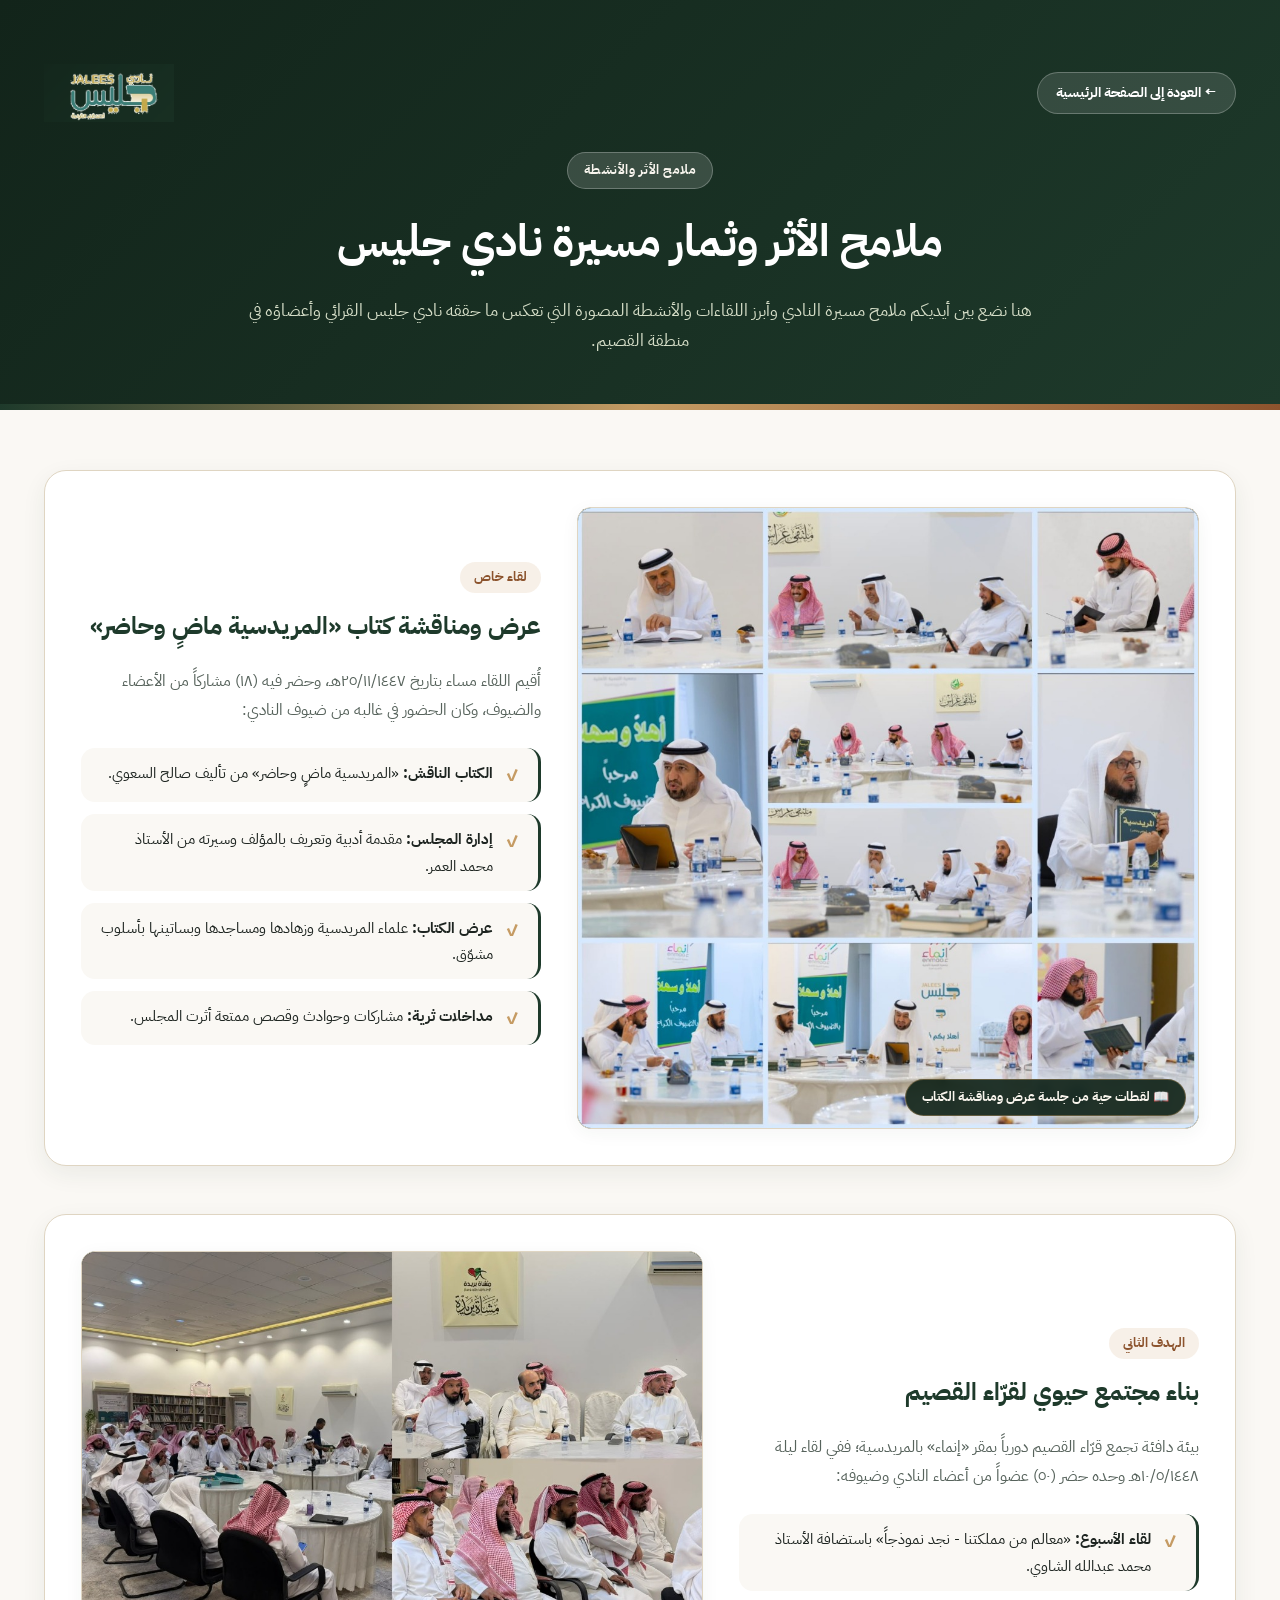
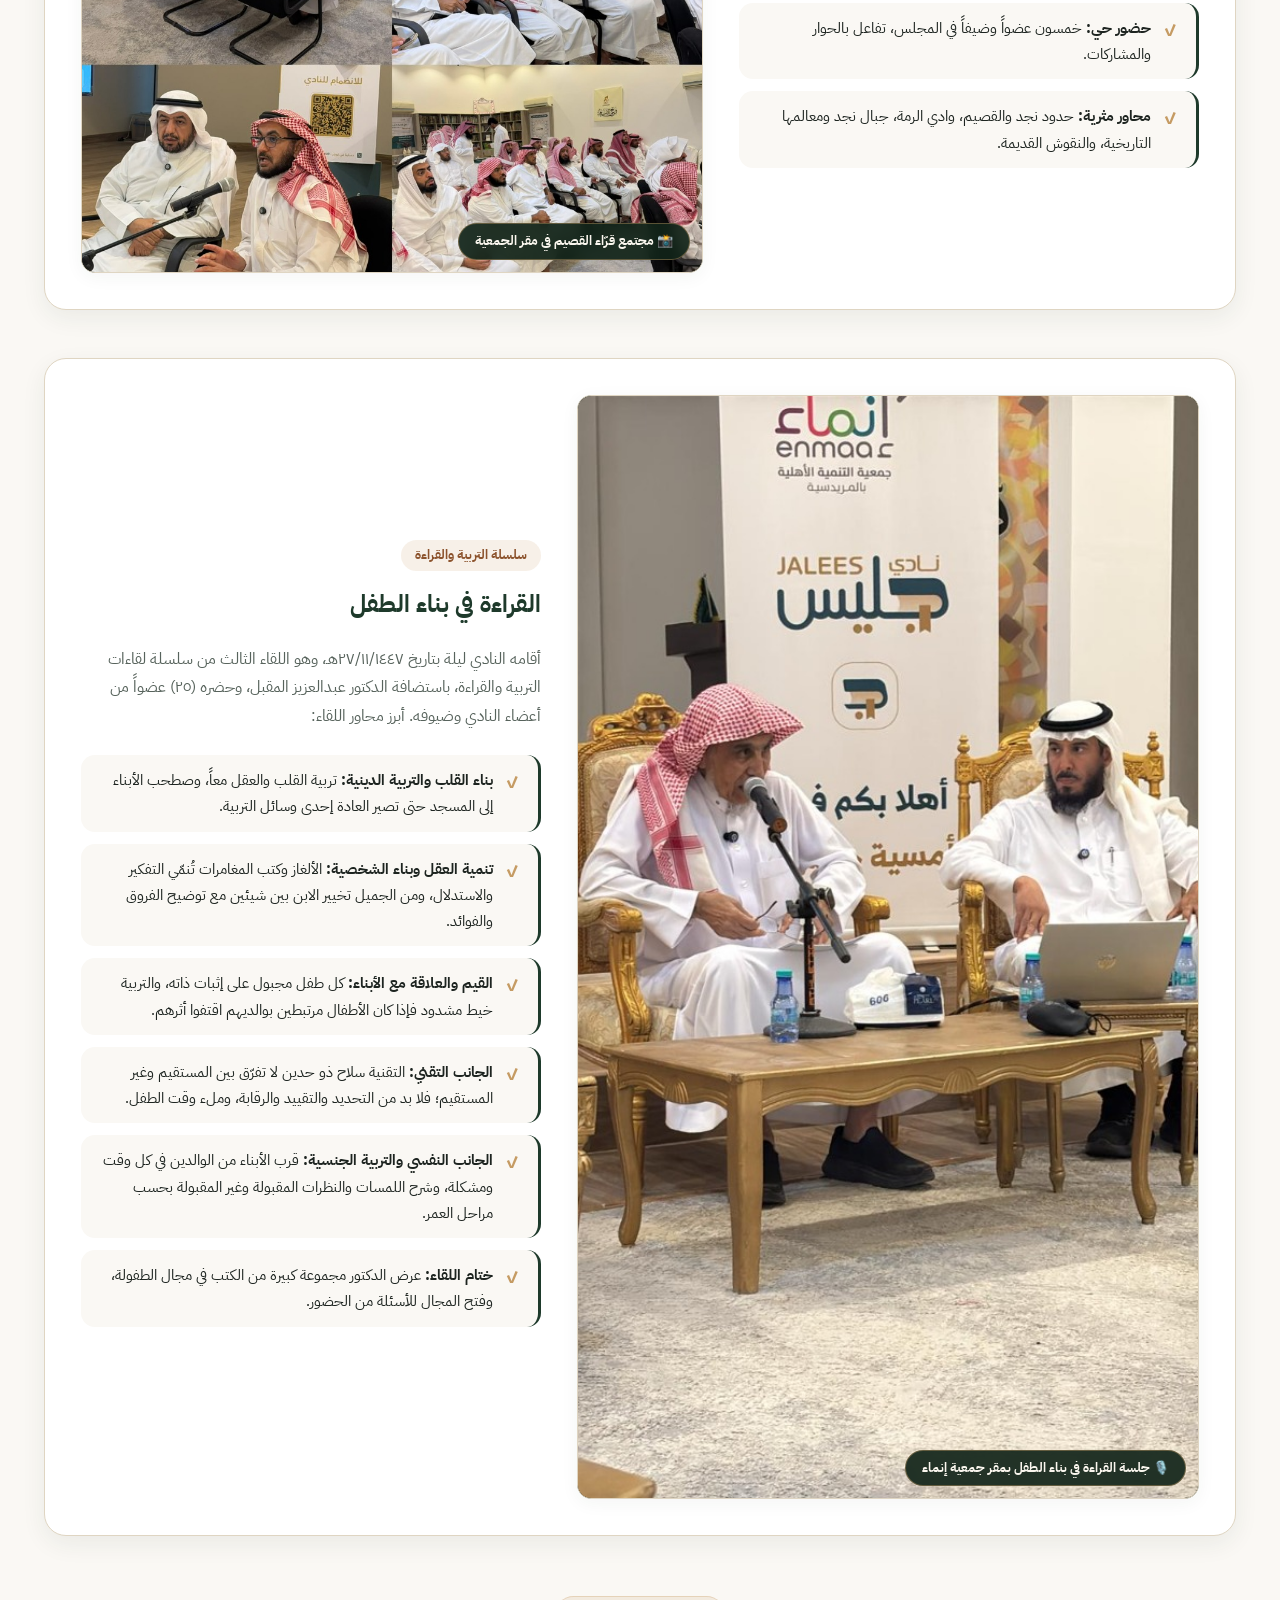
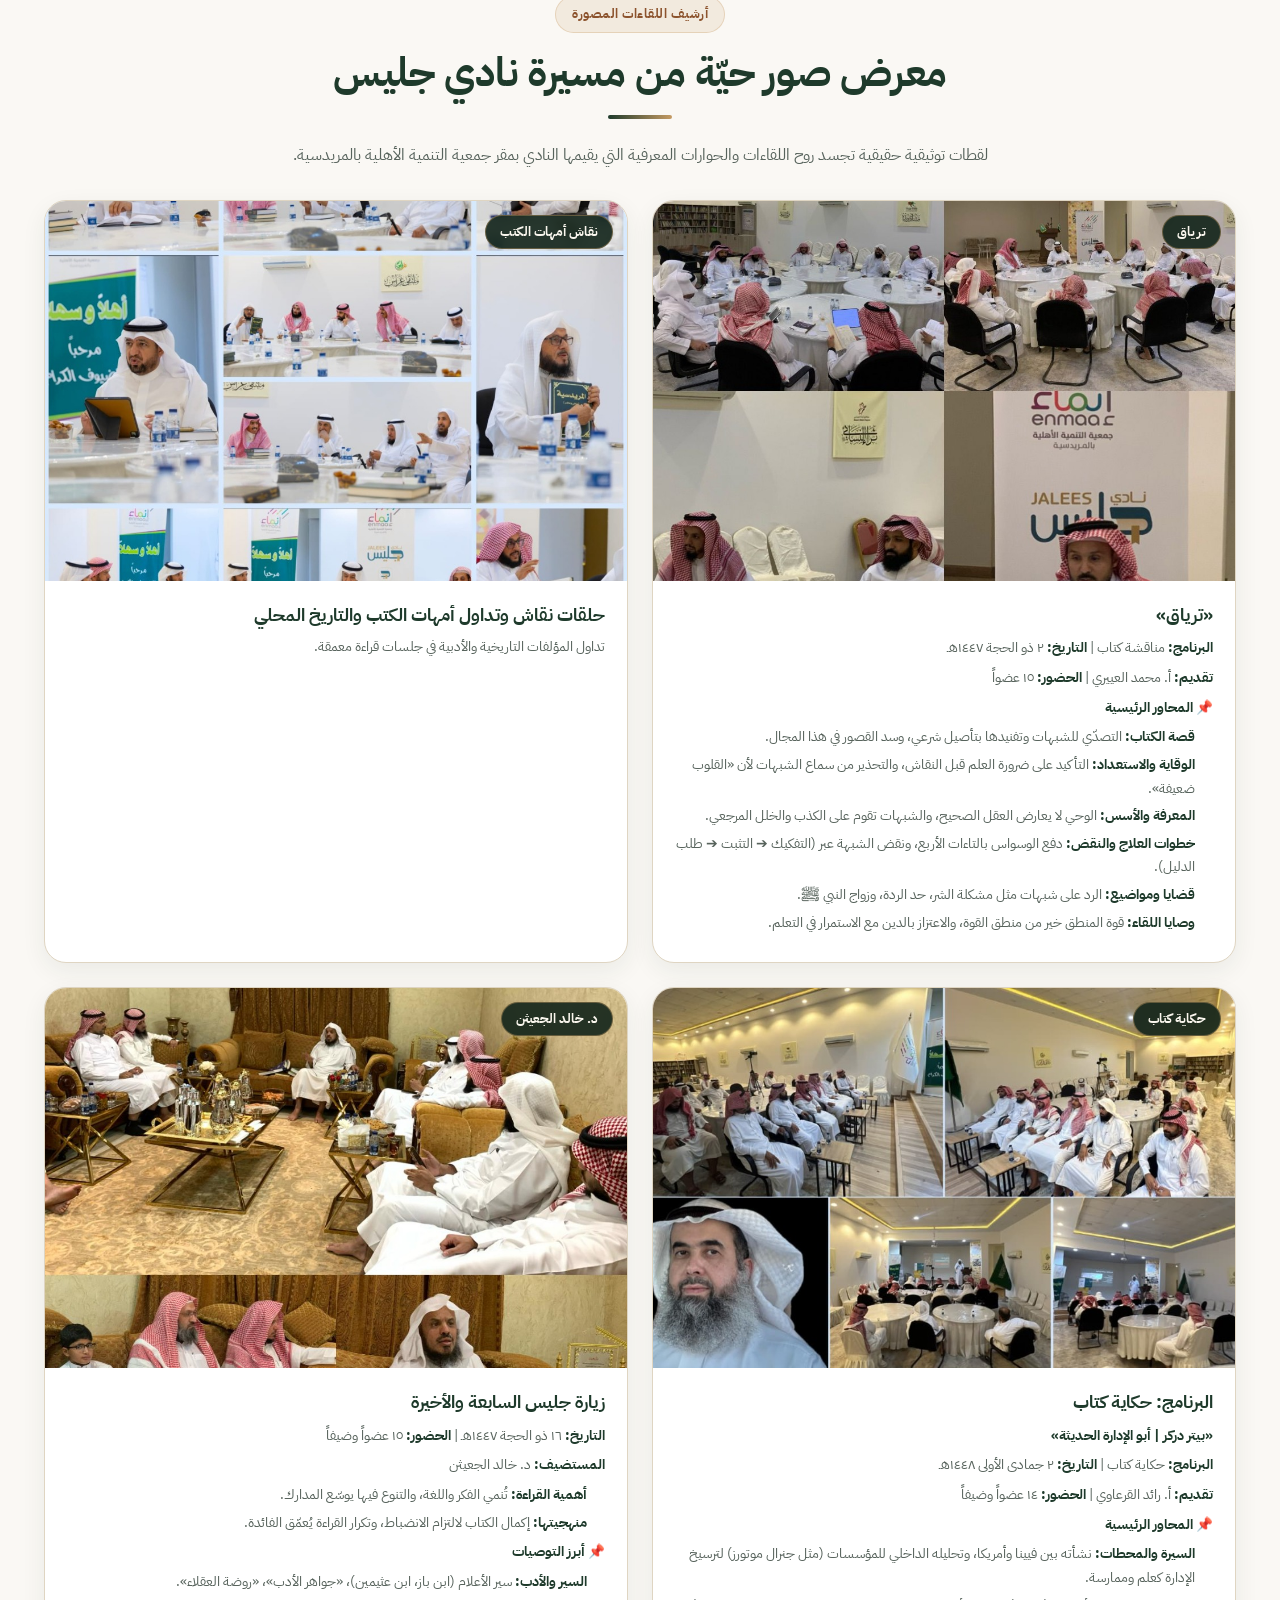
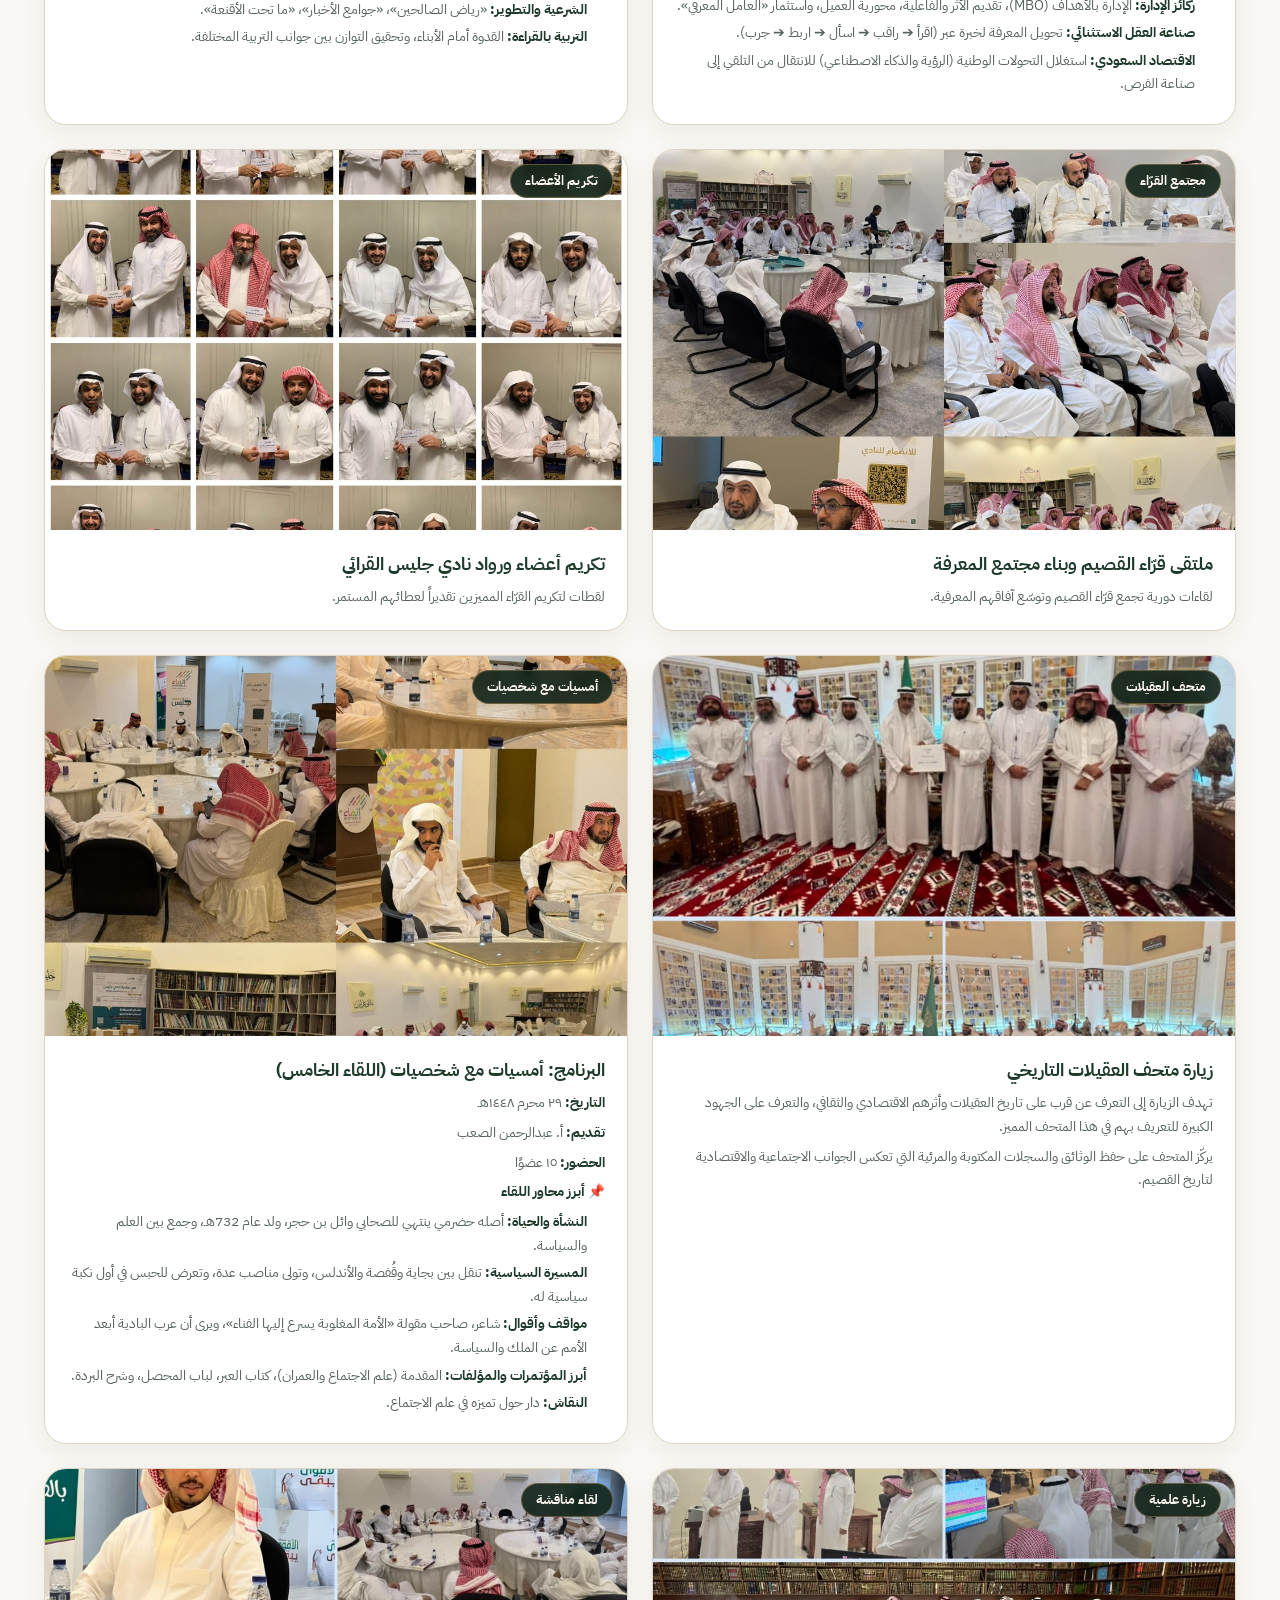
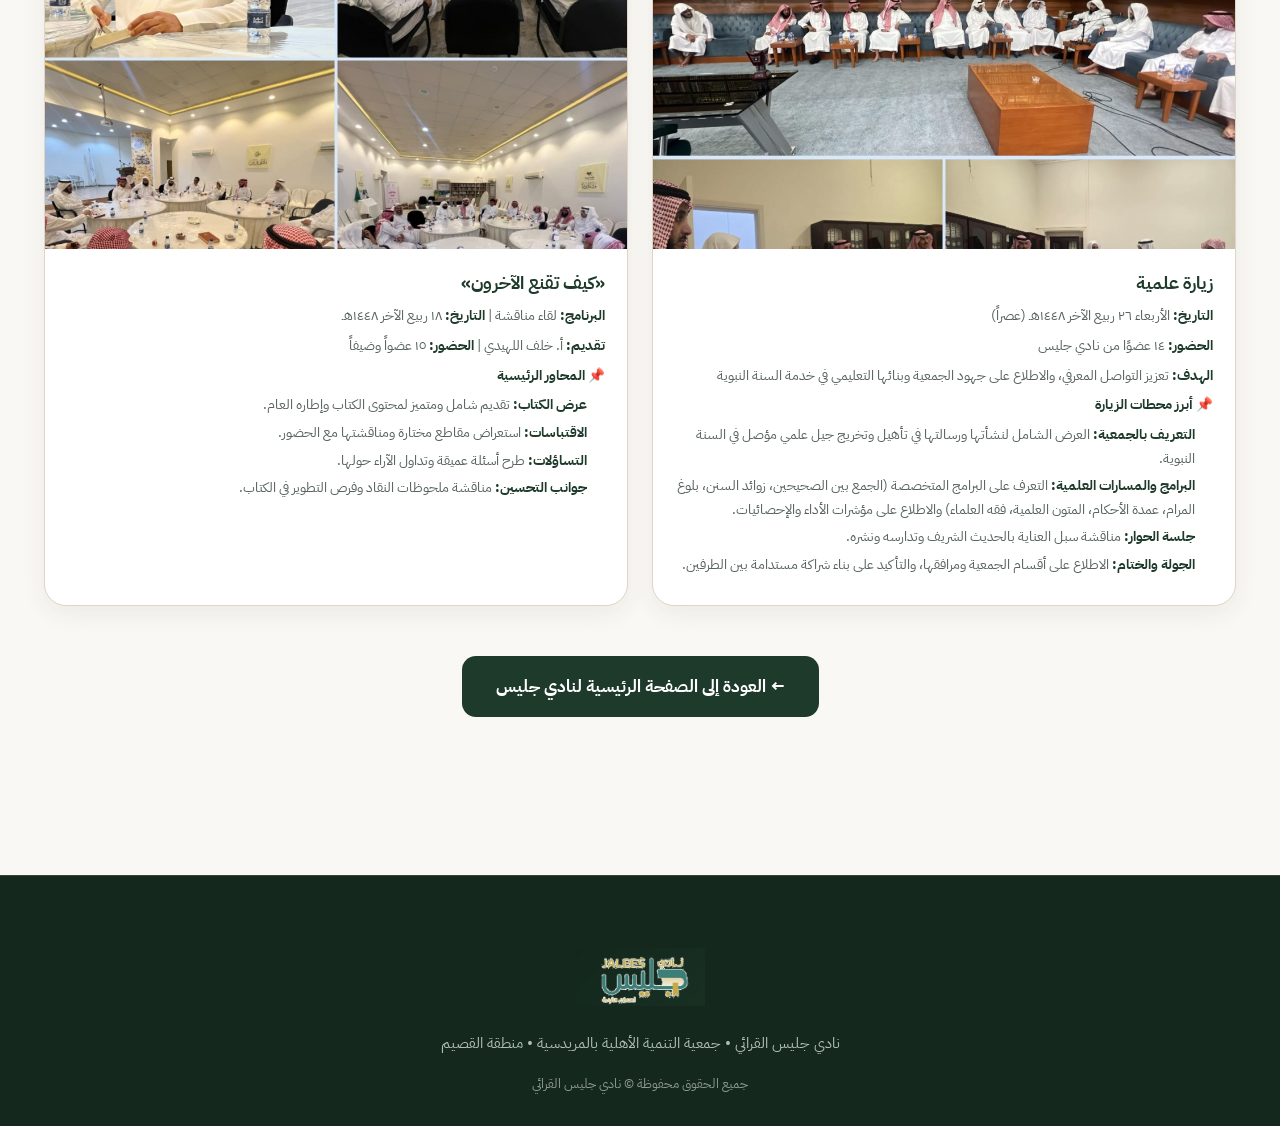
<file: proofs.html>
<!DOCTYPE html>
<html lang="ar" dir="rtl">
<head>
  <meta charset="UTF-8">
  <meta name="viewport" content="width=device-width, initial-scale=1.0">
  <title>ملامح الأثر وثمار مسيرة نادي جليس القرائي | القصيم</title>
  
  <meta name="description" content="صفحة ملامح الأثر وثمار نادي جليس القرائي في منطقة القصيم: إنجازات القراءة، الصور الميدانية، وجلسات الحوار والاستضافات الثقافية.">
  <meta name="theme-color" content="#1E3A2B">

  <!-- Open Graph / معاينة المشاركة (واتساب) -->
  <meta property="og:title" content="ملامح الأثر وثمار مسيرة نادي جليس القرائي">
  <meta property="og:description" content="إنجازات القراءة، الصور الميدانية، وجلسات الحوار والاستضافات الثقافية لنادي جليس القرائي في القصيم.">
  <meta property="og:type" content="website">
  <meta property="og:locale" content="ar_SA">
  <meta property="og:site_name" content="نادي جليس القرائي">
  <meta property="og:url" content="https://jalees1.vercel.app/proofs.html">
  <meta property="og:image" content="https://jalees1.vercel.app/assets/images/og-link-hq.jpg">
  <meta property="og:image:type" content="image/jpeg">
  <meta property="og:image:width" content="1600">
  <meta property="og:image:height" content="845">
  <meta property="og:image:alt" content="شعار نادي جليس القرائي">

  <!-- Twitter / X: بطاقة مربعة -->
  <meta name="twitter:card" content="summary_large_image">
  <meta name="twitter:title" content="ملامح الأثر وثمار مسيرة نادي جليس القرائي">
  <meta name="twitter:description" content="إنجازات القراءة، الصور الميدانية، وجلسات الحوار والاستضافات الثقافية لنادي جليس القرائي في القصيم.">
  <meta name="twitter:image" content="https://jalees1.vercel.app/assets/images/og-link-hq.jpg">
  <meta name="twitter:image:alt" content="شعار نادي جليس القرائي">
  
  <!-- Favicon -->
  <link rel="icon" type="image/png" href="assets/images/logo-icon.png">

  <!-- Google Fonts -->
  <link rel="preconnect" href="https://fonts.googleapis.com">
  <link rel="preconnect" href="https://fonts.gstatic.com" crossorigin>
  <link href="https://fonts.googleapis.com/css2?family=IBM+Plex+Sans+Arabic:wght@300;400;500;600;700;800&family=Tajawal:wght@400;500;700;800&display=swap" rel="stylesheet">

  <!-- Main Stylesheet -->
  <link rel="stylesheet" href="style.css">

  <style>
    /* تنسيقات مخصصة لصفحة الشواهد والإثباتات */
    .proof-page-header {
      background: linear-gradient(135deg, var(--color-primary-dark) 0%, var(--color-primary) 100%);
      color: #FFFFFF;
      padding: 64px 0 54px;
      text-align: center;
      position: relative;
    }

    .proof-page-header::after {
      content: "";
      position: absolute;
      bottom: 0;
      left: 0;
      right: 0;
      height: 6px;
      background: linear-gradient(90deg, var(--color-primary), var(--color-gold), var(--color-wood));
    }

    .back-nav-bar {
      display: flex;
      align-items: center;
      justify-content: space-between;
      margin-bottom: 30px;
    }

    .btn-back-home {
      display: inline-flex;
      align-items: center;
      gap: 8px;
      background-color: rgba(255, 255, 255, 0.12);
      color: #FFFFFF;
      padding: 8px 18px;
      border-radius: var(--radius-full);
      font-size: 14px;
      font-weight: 700;
      border: 1px solid rgba(255, 255, 255, 0.25);
      transition: var(--transition-fast);
    }

    .btn-back-home:hover {
      background-color: var(--color-gold);
      color: var(--color-primary-dark);
      border-color: var(--color-gold);
    }

    .proof-page-title {
      font-size: clamp(28px, 4vw, 44px);
      font-weight: 800;
      color: #FFFFFF;
      margin-bottom: 16px;
    }

    .proof-page-lead {
      font-size: clamp(16px, 1.3vw, 19px);
      color: #D6DEC8;
      max-width: 800px;
      margin-inline: auto;
      line-height: 1.8;
    }

    .proof-section-card {
      background-color: var(--color-surface);
      border: 1.5px solid var(--color-secondary-border);
      border-radius: var(--radius-lg);
      overflow: hidden;
      box-shadow: var(--shadow-card);
      margin-bottom: 48px;
      transition: var(--transition-normal);
      opacity: 1 !important;
      visibility: visible !important;
      transform: none !important;
    }

    .impact-gallery-section,
    .gallery-card {
      opacity: 1 !important;
      visibility: visible !important;
      transform: none !important;
    }

    .proof-section-card:hover {
      border-color: var(--color-gold);
      box-shadow: var(--shadow-elevated);
    }

    .proof-section-body {
      display: grid;
      grid-template-columns: 1.15fr 0.85fr;
      gap: 36px;
      padding: 36px;
      align-items: center;
    }

    .proof-section-body.reverse {
      grid-template-columns: 0.85fr 1.15fr;
    }

    .proof-media-wrap {
      position: relative;
      border-radius: var(--radius-md);
      overflow: hidden;
      box-shadow: var(--shadow-subtle);
      border: 1px solid var(--color-secondary-border);
      background-color: var(--color-primary-dark);
    }

    .proof-media-wrap img {
      width: 100%;
      height: auto;
      display: block;
      transition: transform var(--transition-slow);
    }

    .proof-section-card:hover .proof-media-wrap img {
      transform: scale(1.02);
    }

    .proof-media-tag {
      position: absolute;
      bottom: 12px;
      right: 12px;
      background-color: rgba(18, 36, 26, 0.92);
      color: #FAF6EE;
      padding: 6px 16px;
      border-radius: var(--radius-full);
      font-size: 13px;
      font-weight: 700;
      border: 1px solid rgba(197, 155, 99, 0.4);
      backdrop-filter: blur(6px);
    }

    .proof-content-header {
      margin-bottom: 20px;
    }

    .proof-content-badge {
      display: inline-block;
      padding: 4px 14px;
      border-radius: var(--radius-full);
      background-color: rgba(197, 155, 99, 0.15);
      color: var(--color-wood);
      font-size: 13px;
      font-weight: 700;
      margin-bottom: 12px;
    }

    .proof-content-title {
      font-size: 24px;
      font-weight: 800;
      color: var(--color-primary);
      margin-bottom: 12px;
    }

    .proof-content-desc {
      font-size: 16px;
      color: var(--color-text-muted);
      line-height: 1.8;
      margin-bottom: 24px;
    }

    .proof-fact-list {
      display: flex;
      flex-direction: column;
      gap: 12px;
      margin-bottom: 28px;
    }

    .proof-fact-item {
      display: flex;
      align-items: flex-start;
      gap: 12px;
      font-size: 15px;
      color: var(--color-text-main);
      background-color: var(--color-surface-soft);
      padding: 12px 18px;
      border-radius: var(--radius-md);
      border-right: 3px solid var(--color-primary);
    }

    .proof-fact-icon {
      color: var(--color-gold);
      font-weight: 800;
      font-size: 16px;
      margin-top: 2px;
    }

    /* معرض صور الأثر التوثيقية */
    .impact-gallery-section {
      margin-top: 60px;
      margin-bottom: 50px;
    }

    .gallery-grid {
      display: grid;
      grid-template-columns: repeat(2, 1fr);
      gap: 24px;
      margin-top: 30px;
    }

    .proof-header-logo {
      height: 58px;
      width: auto;
      display: block;
    }

    @media (max-width: 768px) {
      .gallery-grid {
        grid-template-columns: 1fr;
        gap: 14px;
        margin-top: 16px;
      }

      .proof-page-header {
        padding: 22px 0 28px;
      }

      .back-nav-bar {
        flex-direction: column-reverse;
        align-items: center;
        gap: 10px;
        margin-bottom: 16px;
      }

      .proof-header-logo {
        height: 52px;
      }

      .proof-page-title {
        font-size: 22px;
        margin-bottom: 10px;
      }

      .proof-page-lead {
        font-size: 14px;
        line-height: 1.65;
      }

      .proof-section-card {
        margin-bottom: 20px;
      }

      .proof-content-header {
        margin-bottom: 10px;
      }

      .proof-content-title {
        font-size: 17px;
        margin-bottom: 8px;
      }

      .proof-content-desc {
        font-size: 13px;
        line-height: 1.6;
        margin-bottom: 12px;
      }

      .proof-fact-list {
        gap: 6px;
        margin-bottom: 12px;
      }

      .proof-fact-item {
        padding: 7px 10px;
        font-size: 12px;
        gap: 8px;
        line-height: 1.45;
      }

      .proof-fact-icon {
        font-size: 12px;
        margin-top: 1px;
      }

      .gallery-img-wrap img {
        height: 200px;
      }

      .gallery-caption {
        padding: 12px 14px 14px;
        gap: 4px;
      }

      .gallery-title {
        font-size: 15px;
      }

      .gallery-desc {
        font-size: 12.5px;
        line-height: 1.5;
      }

      .proof-media-tag,
      .gallery-badge {
        font-size: 11px;
        padding: 4px 10px;
      }

      .impact-gallery-section {
        margin-top: 28px;
        margin-bottom: 24px;
      }
    }

    .gallery-card {
      background: var(--color-surface);
      border: 1px solid var(--color-secondary-border);
      border-radius: var(--radius-lg);
      overflow: hidden;
      box-shadow: var(--shadow-card);
      transition: var(--transition-normal);
      display: flex;
      flex-direction: column;
    }

    .gallery-card:hover {
      transform: translateY(-4px);
      box-shadow: var(--shadow-elevated);
      border-color: var(--color-gold);
    }

    .gallery-img-wrap {
      position: relative;
      overflow: hidden;
      background: #1E3A2B;
    }

    .gallery-img-wrap img {
      width: 100%;
      height: 380px;
      object-fit: cover;
      display: block;
      transition: transform 0.5s ease;
    }

    .gallery-card:hover .gallery-img-wrap img {
      transform: scale(1.03);
    }

    .gallery-badge {
      position: absolute;
      top: 14px;
      right: 14px;
      background: rgba(18, 36, 26, 0.9);
      color: #FAF6EE;
      padding: 5px 14px;
      border-radius: var(--radius-full);
      font-size: 12.5px;
      font-weight: 700;
      border: 1px solid rgba(197, 155, 99, 0.4);
      backdrop-filter: blur(6px);
    }

    .gallery-caption {
      padding: 18px 22px 22px;
      display: flex;
      flex-direction: column;
      gap: 6px;
    }

    .gallery-title {
      font-size: 18px;
      font-weight: 800;
      color: var(--color-primary);
    }

    .gallery-desc {
      font-size: 14px;
      color: var(--color-text-muted);
      line-height: 1.6;
    }

    /* تفاصيل موسعة داخل كروت المعرض (حكاية كتاب، الزيارات العلمية) */
    .gallery-details {
      font-size: 13.5px;
      color: var(--color-text-muted);
      line-height: 1.75;
    }
    .gallery-details p { margin: 0 0 6px; }
    .gallery-details ul { margin: 0 0 6px; padding-right: 18px; }
    .gallery-details li { margin-bottom: 4px; }
    .gallery-details ul ul { margin: 4px 0 4px; }
    .gallery-details strong { color: var(--color-primary); font-weight: 700; }

    @media (max-width: 992px) {
      .proof-section-body,
      .proof-section-body.reverse {
        grid-template-columns: 1fr;
        padding: 24px;
        gap: 24px;
      }
    }

    @media (max-width: 768px) {
      .proof-section-body,
      .proof-section-body.reverse {
        padding: 14px;
        gap: 14px;
      }
    }
  </style>
</head>
<body>

  <!-- شريط الترويسة لصفحة الشواهد -->
  <header class="proof-page-header">
    <div class="container">
      
      <div class="back-nav-bar">
        <a href="index.html" class="btn-back-home">
          <span>← العودة إلى الصفحة الرئيسية</span>
        </a>
        <a href="index.html" class="site-logo">
          <img src="assets/images/logo-on-dark.png" alt="نادي جليس القرائي" class="proof-header-logo">
        </a>
      </div>

      <span class="section-badge badge-light">ملامح الأثر والأنشطة</span>
      <h1 class="proof-page-title">ملامح الأثر وثمار مسيرة نادي جليس</h1>
      <p class="proof-page-lead">
        هنا نضع بين أيديكم ملامح مسيرة النادي وأبرز اللقاءات والأنشطة المصورة التي تعكس ما حققه نادي جليس القرائي وأعضاؤه في منطقة القصيم.
      </p>

    </div>
  </header>

  <main class="section" style="padding-top: 60px;">
    <div class="container">

      <!-- ==============================================
           1. ملامح تعزيز ثقافة القراءة
           ============================================== -->
      <section class="proof-section-card" id="reading">
        <div class="proof-section-body">
          
          <div class="proof-media-wrap">
            <img src="assets/images/impact-books-discussion.jpg" alt="جلسة عرض ومناقشة كتاب المريدسية ماض وحاضر في نادي جليس" width="700" height="700">
            <span class="proof-media-tag">📖 لقطات حية من جلسة عرض ومناقشة الكتاب</span>
          </div>

          <div class="proof-content">
            <div class="proof-content-header">
              <span class="proof-content-badge">لقاء خاص</span>
              <h2 class="proof-content-title">عرض ومناقشة كتاب «المريدسية ماضٍ وحاضر»</h2>
            </div>
            
            <p class="proof-content-desc">
              أُقيم اللقاء مساء بتاريخ ٢٥/١١/١٤٤٧هـ، وحضر فيه (١٨) مشاركاً من الأعضاء والضيوف، وكان الحضور في غالبه من ضيوف النادي:
            </p>

            <div class="proof-fact-list">
              <div class="proof-fact-item">
                <span class="proof-fact-icon">✓</span>
                <div><strong>الكتاب الناقش:</strong> «المريدسية ماضٍ وحاضر» من تأليف صالح السعوي.</div>
              </div>
              <div class="proof-fact-item">
                <span class="proof-fact-icon">✓</span>
                <div><strong>إدارة المجلس:</strong> مقدمة أدبية وتعريف بالمؤلف وسيرته من الأستاذ محمد العمر.</div>
              </div>
              <div class="proof-fact-item">
                <span class="proof-fact-icon">✓</span>
                <div><strong>عرض الكتاب:</strong> علماء المريدسية وزهادها ومساجدها وبساتينها بأسلوب مشوّق.</div>
              </div>
              <div class="proof-fact-item">
                <span class="proof-fact-icon">✓</span>
                <div><strong>مداخلات ثرية:</strong> مشاركات وحوادث وقصص ممتعة أثرت المجلس.</div>
              </div>
            </div>
          </div>

        </div>
      </section>


      <!-- ==============================================
           2. شاهد بناء مجتمع من القرّاء
           ============================================== -->
      <section class="proof-section-card" id="community">
        <div class="proof-section-body reverse">
          
          <div class="proof-content">
            <div class="proof-content-header">
              <span class="proof-content-badge">الهدف الثاني</span>
              <h2 class="proof-content-title">بناء مجتمع حيوي لقرّاء القصيم</h2>
            </div>
            
            <p class="proof-content-desc">
              بيئة دافئة تجمع قرّاء القصيم دورياً بمقر «إنماء» بالمريدسية؛ ففي لقاء ليلة ١٠/٥/١٤٤٨هـ وحده حضر (٥٠) عضواً من أعضاء النادي وضيوفه:
            </p>

            <div class="proof-fact-list">
              <div class="proof-fact-item">
                <span class="proof-fact-icon">✓</span>
                <div><strong>لقاء الأسبوع:</strong> «معالم من مملكتنا - نجد نموذجاً» باستضافة الأستاذ محمد عبدالله الشاوي.</div>
              </div>
              <div class="proof-fact-item">
                <span class="proof-fact-icon">✓</span>
                <div><strong>حضور حي:</strong> خمسون عضواً وضيفاً في المجلس، تفاعل بالحوار والمشاركات.</div>
              </div>
              <div class="proof-fact-item">
                <span class="proof-fact-icon">✓</span>
                <div><strong>محاور مثرية:</strong> حدود نجد والقصيم، وادي الرمة، جبال نجد ومعالمها التاريخية، والنقوش القديمة.</div>
              </div>
            </div>
          </div>

          <div class="proof-media-wrap">
            <img src="assets/images/impact-members-collage.jpg" alt="مجلس قراء نادي جليس" width="700" height="700">
            <span class="proof-media-tag">📸 مجتمع قرّاء القصيم في مقر الجمعية</span>
          </div>

        </div>
      </section>


      <!-- ==============================================
           3. ملامح استضافة المهتمين بالثقافة والتاريخ
           ============================================== -->
      <section class="proof-section-card" id="history">
        <div class="proof-section-body">
          
          <div class="proof-media-wrap">
            <img src="assets/images/impact-banner-speakers.jpg" alt="لقاء القراءة في بناء الطفل مع د. عبدالعزيز المقبل في نادي جليس" width="700" height="700">
            <span class="proof-media-tag">🎙️ جلسة القراءة في بناء الطفل بمقر جمعية إنماء</span>
          </div>

          <div class="proof-content">
            <div class="proof-content-header">
              <span class="proof-content-badge">سلسلة التربية والقراءة</span>
              <h2 class="proof-content-title">القراءة في بناء الطفل</h2>
            </div>
            
            <p class="proof-content-desc">
              أقامه النادي ليلة بتاريخ ٢٧/١١/١٤٤٧هـ، وهو اللقاء الثالث من سلسلة لقاءات التربية والقراءة، باستضافة الدكتور عبدالعزيز المقبل، وحضره (٢٥) عضواً من أعضاء النادي وضيوفه. أبرز محاور اللقاء:
            </p>

            <div class="proof-fact-list">
              <div class="proof-fact-item">
                <span class="proof-fact-icon">✓</span>
                <div><strong>بناء القلب والتربية الدينية:</strong> تربية القلب والعقل معاً، وصطحب الأبناء إلى المسجد حتى تصير العادة إحدى وسائل التربية.</div>
              </div>
              <div class="proof-fact-item">
                <span class="proof-fact-icon">✓</span>
                <div><strong>تنمية العقل وبناء الشخصية:</strong> الألغاز وكتب المغامرات تُنمّي التفكير والاستدلال، ومن الجميل تخيير الابن بين شيئين مع توضيح الفروق والفوائد.</div>
              </div>
              <div class="proof-fact-item">
                <span class="proof-fact-icon">✓</span>
                <div><strong>القيم والعلاقة مع الأبناء:</strong> كل طفل مجبول على إثبات ذاته، والتربية خيط مشدود فإذا كان الأطفال مرتبطين بوالديهم اقتفوا أثرهم.</div>
              </div>
              <div class="proof-fact-item">
                <span class="proof-fact-icon">✓</span>
                <div><strong>الجانب التقني:</strong> التقنية سلاح ذو حدين لا تفرّق بين المستقيم وغير المستقيم؛ فلا بد من التحديد والتقييد والرقابة، وملء وقت الطفل.</div>
              </div>
              <div class="proof-fact-item">
                <span class="proof-fact-icon">✓</span>
                <div><strong>الجانب النفسي والتربية الجنسية:</strong> قرب الأبناء من الوالدين في كل وقت ومشكلة، وشرح اللمسات والنظرات المقبولة وغير المقبولة بحسب مراحل العمر.</div>
              </div>
              <div class="proof-fact-item">
                <span class="proof-fact-icon">✓</span>
                <div><strong>ختام اللقاء:</strong> عرض الدكتور مجموعة كبيرة من الكتب في مجال الطفولة، وفتح المجال للأسئلة من الحضور.</div>
              </div>
            </div>
          </div>

        </div>
      </section>

      <!-- ==============================================
           4. معرض الصور التوثيقية لملامح الأثر
           ============================================== -->
      <section class="impact-gallery-section">
        <div class="section-header text-center">
          <span class="section-badge">أرشيف اللقاءات المصورة</span>
          <h2 class="section-title">معرض صور حيّة من مسيرة نادي جليس</h2>
          <div class="section-title-divider"></div>
          <p class="section-lead">
            لقطات توثيقية حقيقية تجسد روح اللقاءات والحوارات المعرفية التي يقيمها النادي بمقر جمعية التنمية الأهلية بالمريدسية.
          </p>
        </div>

        <div class="gallery-grid">
          
          <!-- صورة: طاولات القراءة المستديرة -->
          <div class="gallery-card">
            <div class="gallery-img-wrap">
              <img src="assets/images/impact-reading-tables.jpg" alt="لقاء مناقشة كتاب ترياق في نادي جليس" loading="lazy">
              <span class="gallery-badge">ترياق</span>
            </div>
            <div class="gallery-caption">
              <h3 class="gallery-title">«ترياق»</h3>
              <div class="gallery-details">
                <p><strong>البرنامج:</strong> مناقشة كتاب | <strong>التاريخ:</strong> ٢ ذو الحجة ١٤٤٧هـ</p>
                <p><strong>تقديم:</strong> أ. محمد العييري | <strong>الحضور:</strong> ١٥ عضواً</p>
                <p><strong>📌 المحاور الرئيسية</strong></p>
                <ul>
                  <li><strong>قصة الكتاب:</strong> التصدّي للشبهات وتفنيدها بتأصيل شرعي، وسد القصور في هذا المجال.</li>
                  <li><strong>الوقاية والاستعداد:</strong> التأكيد على ضرورة العلم قبل النقاش، والتحذير من سماع الشبهات لأن «القلوب ضعيفة».</li>
                  <li><strong>المعرفة والأسس:</strong> الوحي لا يعارض العقل الصحيح، والشبهات تقوم على الكذب والخلل المرجعي.</li>
                  <li><strong>خطوات العلاج والنقض:</strong> دفع الوسواس بالتاءات الأربع، ونقض الشبهة عبر (التفكيك ➔ التثبت ➔ طلب الدليل).</li>
                  <li><strong>قضايا ومواضيع:</strong> الرد على شبهات مثل مشكلة الشر، حد الردة، وزواج النبي ﷺ.</li>
                  <li><strong>وصايا اللقاء:</strong> قوة المنطق خير من منطق القوة، والاعتزاز بالدين مع الاستمرار في التعلم.</li>
                </ul>
              </div>
            </div>
          </div>

          <!-- صورة 4: نقاش أمهات الكتب -->
          <div class="gallery-card">
            <div class="gallery-img-wrap">
              <img src="assets/images/impact-books-discussion.jpg" alt="حلقات قراءة ونقاش أمهات الكتب" loading="lazy">
              <span class="gallery-badge">نقاش أمهات الكتب</span>
            </div>
            <div class="gallery-caption">
              <h3 class="gallery-title">حلقات نقاش وتداول أمهات الكتب والتاريخ المحلي</h3>
              <p class="gallery-desc">تداول المؤلفات التاريخية والأدبية في جلسات قراءة معمقة.</p>
            </div>
          </div>

          <!-- لقاء حكاية كتاب -->
          <div class="gallery-card">
            <div class="gallery-img-wrap">
              <img src="assets/images/impact-presentation-hall.jpg" alt="لقاء البرنامج حكاية كتاب - بيتر دركر" loading="lazy">
              <span class="gallery-badge">حكاية كتاب</span>
            </div>
            <div class="gallery-caption">
              <h3 class="gallery-title">البرنامج: حكاية كتاب</h3>
              <div class="gallery-details">
                <p><strong>«بيتر دركر | أبو الإدارة الحديثة»</strong></p>
                <p><strong>البرنامج:</strong> حكاية كتاب | <strong>التاريخ:</strong> ٢ جمادى الأولى ١٤٤٨هـ</p>
                <p><strong>تقديم:</strong> أ. رائد القرعاوي | <strong>الحضور:</strong> ١٤ عضواً وضيفاً</p>
                <p><strong>📌 المحاور الرئيسية</strong></p>
                <ul>
                  <li><strong>السيرة والمحطات:</strong> نشأته بين فيينا وأمريكا، وتحليله الداخلي للمؤسسات (مثل جنرال موتورز) لترسيخ الإدارة كعلم وممارسة.</li>
                  <li><strong>ركائز الإدارة:</strong> الإدارة بالأهداف (MBO)، تقديم الأثر والفاعلية، محورية العميل، واستثمار «العامل المعرفي».</li>
                  <li><strong>صناعة العقل الاستثنائي:</strong> تحويل المعرفة لخبرة عبر (اقرأ ➔ راقب ➔ اسأل ➔ اربط ➔ جرب).</li>
                  <li><strong>الاقتصاد السعودي:</strong> استغلال التحولات الوطنية (الرؤية والذكاء الاصطناعي) للانتقال من التلقي إلى صناعة الفرص.</li>
                </ul>
              </div>
            </div>
          </div>

          <!-- صالون جليس الأدبي: زيارة جليس السابعة والأخيرة -->
          <div class="gallery-card">
            <div class="gallery-img-wrap">
              <img src="assets/images/impact-majlis-diwaniya.jpg" alt="زيارة جليس السابعة والأخيرة - د. خالد الجعيثن" loading="lazy">
              <span class="gallery-badge">د. خالد الجعيثن</span>
            </div>
            <div class="gallery-caption">
              <h3 class="gallery-title">زيارة جليس السابعة والأخيرة</h3>
              <div class="gallery-details">
                <p><strong>التاريخ:</strong> ١٦ ذو الحجة ١٤٤٧هـ | <strong>الحضور:</strong> ١٥ عضواً وضيفاً</p>
                <p><strong>المستضيف:</strong> د. خالد الجعيثن</p>
                <ul>
                  <li><strong>أهمية القراءة:</strong> تُنمي الفكر واللغة، والتنوع فيها يوسّع المدارك.</li>
                  <li><strong>منهجيتها:</strong> إكمال الكتاب لالتزام الانضباط، وتكرار القراءة يُعمّق الفائدة.</li>
                </ul>
                <p><strong>📌 أبرز التوصيات</strong></p>
                <ul>
                  <li><strong>السير والأدب:</strong> سير الأعلام (ابن باز، ابن عثيمين)، «جواهر الأدب»، «روضة العقلاء».</li>
                  <li><strong>الشرعية والتطوير:</strong> «رياض الصالحين»، «جوامع الأخبار»، «ما تحت الأقنعة».</li>
                  <li><strong>التربية بالقراءة:</strong> القدوة أمام الأبناء، وتحقيق التوازن بين جوانب التربية المختلفة.</li>
                </ul>
              </div>
            </div>
          </div>

          <!-- صورة 7: مجتمع القرّاء واللقاءات -->
          <div class="gallery-card">
            <div class="gallery-img-wrap">
              <img src="assets/images/impact-members-collage.jpg" alt="ملتقى قرّاء القصيم" loading="lazy">
              <span class="gallery-badge">مجتمع القرّاء</span>
            </div>
            <div class="gallery-caption">
              <h3 class="gallery-title">ملتقى قرّاء القصيم وبناء مجتمع المعرفة</h3>
              <p class="gallery-desc">لقاءات دورية تجمع قرّاء القصيم وتوسّع آفاقهم المعرفية.</p>
            </div>
          </div>

          <!-- (حُذفت بطاقة منصة الحوار السابقة) -->
          <!-- صورة 9: تكريم الأعضاء والرواد -->
          <div class="gallery-card">
            <div class="gallery-img-wrap">
              <img src="assets/images/impact-member-honors.jpg" alt="تكريم أعضاء ورواد نادي جليس" loading="lazy">
              <span class="gallery-badge">تكريم الأعضاء</span>
            </div>
            <div class="gallery-caption">
              <h3 class="gallery-title">تكريم أعضاء ورواد نادي جليس القرائي</h3>
              <p class="gallery-desc">لقطات لتكريم القرّاء المميزين تقديراً لعطائهم المستمر.</p>
            </div>
          </div>

          <!-- صورة 10: زيارة متحف العقيلات التاريخي -->
          <div class="gallery-card">
            <div class="gallery-img-wrap">
              <img src="assets/images/impact-heritage-museum.jpg" alt="زيارة متحف العقيلات التاريخي" loading="lazy">
              <span class="gallery-badge">متحف العقيلات</span>
            </div>
            <div class="gallery-caption">
              <h3 class="gallery-title">زيارة متحف العقيلات التاريخي</h3>
              <div class="gallery-details">
                <p>تهدف الزيارة إلى التعرف عن قرب على تاريخ العقيلات وأثرهم الاقتصادي والثقافي، والتعرف على الجهود الكبيرة للتعريف بهم في هذا المتحف المميز.</p>
                <p>يركّز المتحف على حفظ الوثائق والسجلات المكتوبة والمرئية التي تعكس الجوانب الاجتماعية والاقتصادية لتاريخ القصيم.</p>
              </div>
            </div>
          </div>

          <!-- لقاء أمسيات مع شخصيات (اللقاء الخامس) -->
          <div class="gallery-card">
            <div class="gallery-img-wrap">
              <img src="assets/images/impact-club-library.jpg" alt="لقاء أمسيات مع شخصيات - ابن خلدون" loading="lazy">
              <span class="gallery-badge">أمسيات مع شخصيات</span>
            </div>
            <div class="gallery-caption">
              <h3 class="gallery-title">البرنامج: أمسيات مع شخصيات (اللقاء الخامس)</h3>
              <div class="gallery-details">
                <p><strong>التاريخ:</strong> ٢٩ محرم ١٤٤٨هـ</p>
                <p><strong>تقديم:</strong> أ. عبدالرحمن الصعب</p>
                <p><strong>الحضور:</strong> ١٥ عضوًا</p>
                <p><strong>📌 أبرز محاور اللقاء</strong></p>
                <ul>
                  <li><strong>النشأة والحياة:</strong> أصله حضرمي ينتهي للصحابي وائل بن حجر، ولد عام 732هـ، وجمع بين العلم والسياسة.</li>
                  <li><strong>المسيرة السياسية:</strong> تنقل بين بجاية وقُفصة والأندلس، وتولى مناصب عدة، وتعرض للحبس في أول نكبة سياسية له.</li>
                  <li><strong>مواقف وأقوال:</strong> شاعر، صاحب مقولة «الأمة المغلوبة يسرع إليها الفناء»، ويرى أن عرب البادية أبعد الأمم عن الملك والسياسة.</li>
                  <li><strong>أبرز المؤتمرات والمؤلفات:</strong> المقدمة (علم الاجتماع والعمران)، كتاب العبر، لباب المحصل، وشرح البردة.</li>
                  <li><strong>النقاش:</strong> دار حول تميزه في علم الاجتماع.</li>
                </ul>
              </div>
            </div>
          </div>

          <!-- صورة 12: الزيارة العلمية -->
          <div class="gallery-card">
            <div class="gallery-img-wrap">
              <img src="assets/images/impact-library-visit.jpg" alt="الزيارة العلمية" loading="lazy">
              <span class="gallery-badge">زيارة علمية</span>
            </div>
            <div class="gallery-caption">
              <h3 class="gallery-title">زيارة علمية</h3>
              <div class="gallery-details">
                <p><strong>التاريخ:</strong> الأربعاء ٢٦ ربيع الآخر ١٤٤٨هـ (عصراً)</p>
                <p><strong>الحضور:</strong> ١٤ عضوًا من نادي جليس</p>
                <p><strong>الهدف:</strong> تعزيز التواصل المعرفي، والاطلاع على جهود الجمعية وبنائها التعليمي في خدمة السنة النبوية</p>
                <p><strong>📌 أبرز محطات الزيارة</strong></p>
                <ul>
                  <li><strong>التعريف بالجمعية:</strong> العرض الشامل لنشأتها ورسالتها في تأهيل وتخريج جيل علمي مؤصل في السنة النبوية.</li>
                  <li><strong>البرامج والمسارات العلمية:</strong> التعرف على البرامج المتخصصة (الجمع بين الصحيحين، زوائد السنن، بلوغ المرام، عمدة الأحكام، المتون العلمية، فقه العلماء) والاطلاع على مؤشرات الأداء والإحصائيات.</li>
                  <li><strong>جلسة الحوار:</strong> مناقشة سبل العناية بالحديث الشريف وتدارسه ونشره.</li>
                  <li><strong>الجولة والختام:</strong> الاطلاع على أقسام الجمعية ومرافقها، والتأكيد على بناء شراكة مستدامة بين الطرفين.</li>
                </ul>
              </div>
            </div>
          </div>

          <!-- لقاء مناقشة كتاب كيف تقنع الآخرون -->
          <div class="gallery-card">
            <div class="gallery-img-wrap">
              <img src="assets/images/impact-reading-circles.jpg" alt="لقاء مناقشة كتاب كيف تقنع الآخرون في نادي جليس" loading="lazy">
              <span class="gallery-badge">لقاء مناقشة</span>
            </div>
            <div class="gallery-caption">
              <h3 class="gallery-title">«كيف تقنع الآخرون»</h3>
              <div class="gallery-details">
                <p><strong>البرنامج:</strong> لقاء مناقشة | <strong>التاريخ:</strong> ١٨ ربيع الآخر ١٤٤٨هـ</p>
                <p><strong>تقديم:</strong> أ. خلف اللهيدي | <strong>الحضور:</strong> ١٥ عضواً وضيفاً</p>
                <p><strong>📌 المحاور الرئيسية</strong></p>
                <ul>
                  <li><strong>عرض الكتاب:</strong> تقديم شامل ومتميز لمحتوى الكتاب وإطاره العام.</li>
                  <li><strong>الاقتباسات:</strong> استعراض مقاطع مختارة ومناقشتها مع الحضور.</li>
                  <li><strong>التساؤلات:</strong> طرح أسئلة عميقة وتداول الآراء حولها.</li>
                  <li><strong>جوانب التحسين:</strong> مناقشة ملحوظات النقاد وفرص التطوير في الكتاب.</li>
                </ul>
              </div>
            </div>
          </div>

        </div>
      </section>

      <!-- زر العودة النهائي -->
      <div class="text-center" style="margin-top: 50px;">
        <a href="index.html" class="btn btn-primary btn-lg">
          <span>← العودة إلى الصفحة الرئيسية لنادي جليس</span>
        </a>
      </div>

    </div>
  </main>

  <!-- التذييل الرسمي -->
  <footer class="site-footer" style="margin-top: 70px;">
    <div class="container text-center" style="padding-bottom: 30px;">
      <a href="index.html" class="site-logo" style="display:inline-block; margin-bottom:16px;">
        <img src="assets/images/logo-on-dark.png" alt="نادي جليس" class="proof-header-logo">
      </a>
      <p style="color:#B2BEB5; font-size:14.5px; max-width:600px; margin:0 auto 16px;">
        نادي جليس القرائي • جمعية التنمية الأهلية بالمريدسية • منطقة القصيم
      </p>
      <p style="color:#8C9990; font-size:13px;">
        جميع الحقوق محفوظة © نادي جليس القرائي
      </p>
    </div>
  </footer>

</body>
</html>
</file>
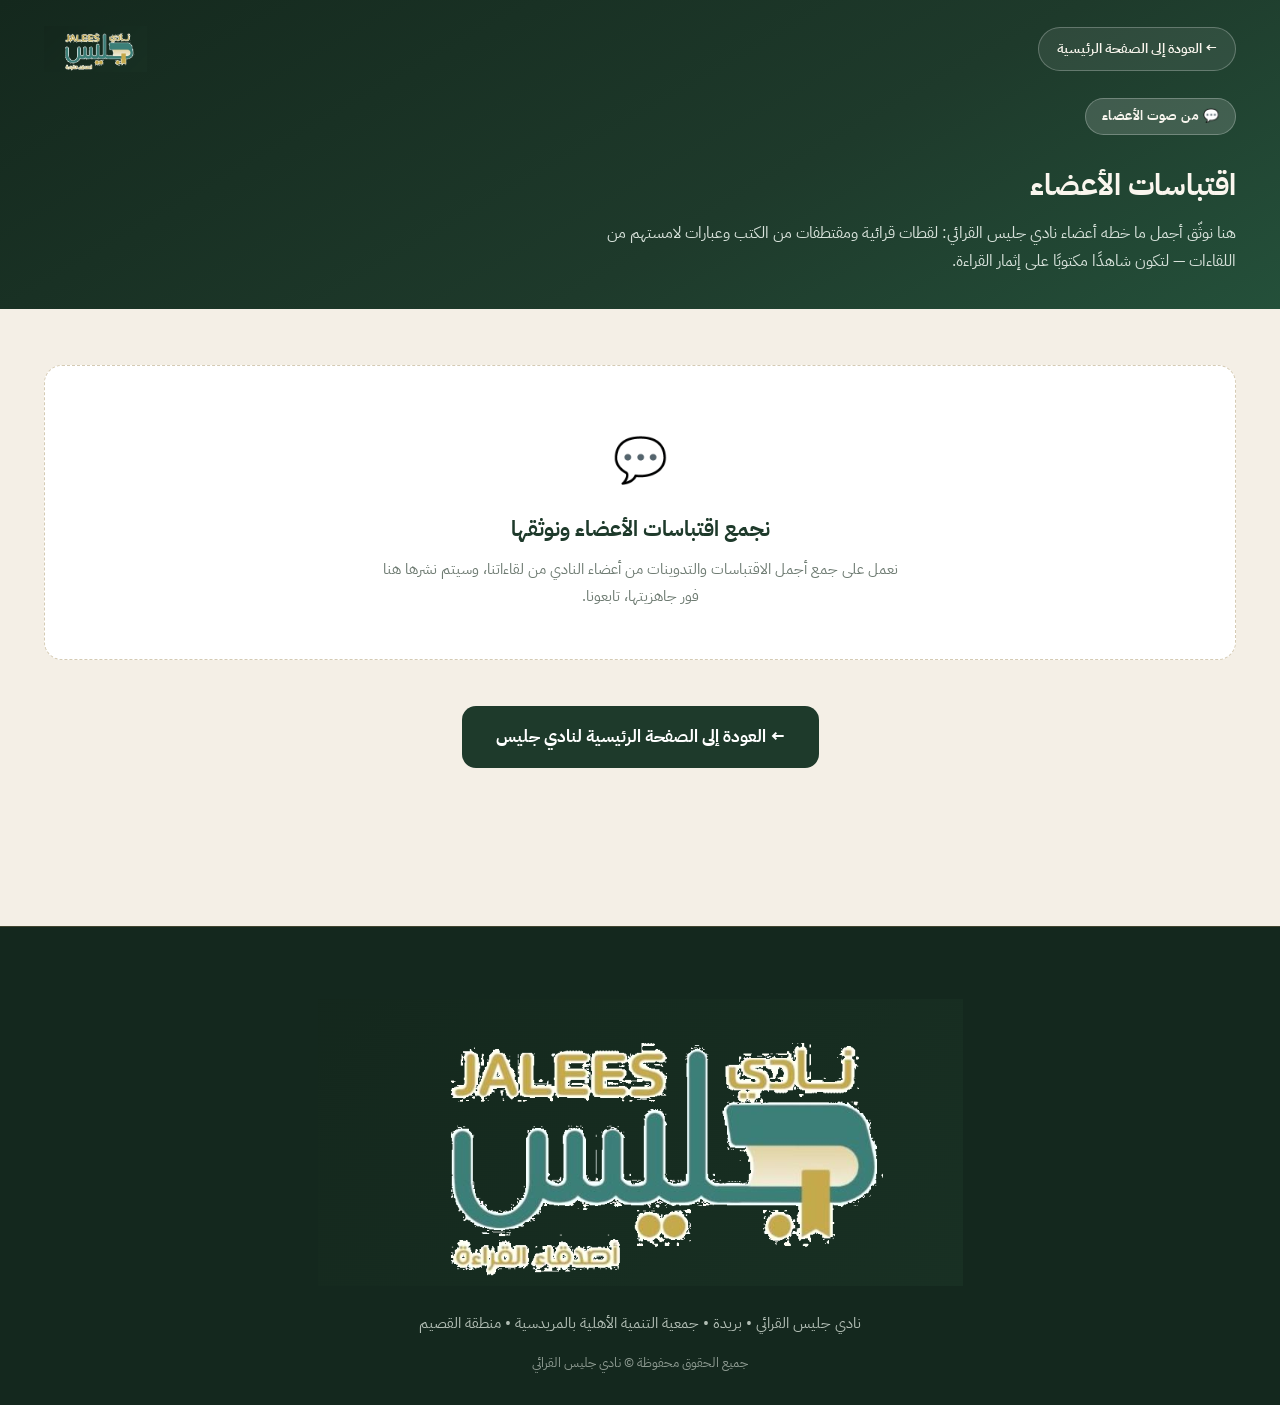
<file: quotes.html>
<!DOCTYPE html>
<html lang="ar" dir="rtl">
<head>
  <meta charset="UTF-8">
  <meta name="viewport" content="width=device-width, initial-scale=1.0">
  <title>اقتباسات الأعضاء | نادي جليس القرائي - القصيم</title>

  <meta name="description" content="اقتباسات وتدوينات أعضاء نادي جليس القرائي من لقاءاتهم في منطقة القصيم: لقطات قرائية ومقتطفات من الكتب وعبارات لامستهم.">
  <meta name="theme-color" content="#1E3A2B">

  <!-- Open Graph -->
  <meta property="og:title" content="اقتباسات الأعضاء | نادي جليس القرائي">
  <meta property="og:description" content="لقطات قرائية وتدوينات أعضاء نادي جليس القرائي من قلب اللقاءات في منطقة القصيم.">
  <meta property="og:type" content="website">
  <meta property="og:locale" content="ar_SA">
  <meta property="og:site_name" content="نادي جليس القرائي">
  <meta property="og:url" content="https://jalees1.vercel.app/quotes.html">
  <meta property="og:image" content="https://jalees1.vercel.app/assets/images/og-link-hq.jpg">
  <meta property="og:image:type" content="image/jpeg">
  <meta property="og:image:width" content="1600">
  <meta property="og:image:height" content="845">
  <meta property="og:image:alt" content="شعار نادي جليس القرائي - أصدقاء القراءة">

  <!-- Twitter / X -->
  <meta name="twitter:card" content="summary_large_image">
  <meta name="twitter:title" content="اقتباسات الأعضاء | نادي جليس القرائي">
  <meta name="twitter:description" content="لقطات قرائية وتدوينات أعضاء نادي جليس القرائي من قلب اللقاءات في منطقة القصيم.">
  <meta name="twitter:image" content="https://jalees1.vercel.app/assets/images/og-link-hq.jpg">

  <!-- Favicon -->
  <link rel="icon" type="image/png" href="assets/images/logo-icon.png">

  <!-- Google Fonts -->
  <link rel="preconnect" href="https://fonts.googleapis.com">
  <link rel="preconnect" href="https://fonts.gstatic.com" crossorigin>
  <link href="https://fonts.googleapis.com/css2?family=IBM+Plex+Sans+Arabic:wght@300;400;500;600;700;800&family=Tajawal:wght@400;500;700;800&display=swap" rel="stylesheet">

  <!-- التنسيق الرئيسي المشترك -->
  <link rel="stylesheet" href="style.css">

  <style>
    /* ===== تنسيقات خاصة بصفحة الاقتباسات ===== */
    body {
      font-family: "IBM Plex Sans Arabic", sans-serif;
      background: #F4EFE6;
      margin: 0;
      min-height: 100vh;
    }

    .proof-page-header {
      background: linear-gradient(150deg, #14281D 0%, #1E3A2B 60%, #24503A 100%);
      color: #FAF6EE;
      padding: 26px 0 34px;
    }

    .back-nav-bar {
      display: flex;
      align-items: center;
      justify-content: space-between;
      margin-bottom: 26px;
    }

    .btn-back-home {
      display: inline-flex;
      align-items: center;
      gap: 8px;
      color: #FAF6EE;
      background: rgba(255,255,255,0.08);
      border: 1px solid rgba(255,255,255,0.25);
      padding: 9px 18px;
      border-radius: var(--radius-full, 40px);
      font-size: 14px;
      font-weight: 600;
      text-decoration: none;
      transition: background 0.2s ease;
    }
    .btn-back-home:hover { background: rgba(255,255,255,0.16); }

    .proof-header-logo { height: 46px; width: auto; display: block; }

    .proof-page-title { font-size: 30px; font-weight: 800; margin: 10px 0 8px; }
    .proof-page-lead { color: #D8E2DB; font-size: 15.5px; max-width: 640px; line-height: 1.8; margin: 0; }

    /* شبكة الاقتباسات */
    .quotes-grid {
      display: grid;
      grid-template-columns: repeat(auto-fill, minmax(300px, 1fr));
      gap: 24px;
    }

    .quote-card {
      background: #FFFFFF;
      border: 1px solid #E5DCC9;
      border-radius: 16px;
      padding: 26px 26px 22px;
      box-shadow: 0 8px 24px rgba(20, 40, 29, 0.07);
      display: flex;
      flex-direction: column;
      gap: 14px;
      position: relative;
      transition: transform 0.25s ease, box-shadow 0.25s ease;
    }
    .quote-card:hover {
      transform: translateY(-4px);
      box-shadow: 0 14px 32px rgba(20, 40, 29, 0.12);
      border-color: #C59B63;
    }

    .quote-mark {
      position: absolute;
      top: 16px;
      left: 20px;
      font-size: 42px;
      line-height: 1;
      color: #C59B63;
      opacity: 0.35;
      font-family: Georgia, serif;
    }

    .quote-text {
      font-size: 16px;
      line-height: 2;
      color: #2C3B32;
      margin: 0;
      font-family: "Tajawal", "IBM Plex Sans Arabic", sans-serif;
      font-weight: 500;
    }

    .quote-meta {
      display: flex;
      align-items: center;
      gap: 10px;
      margin-top: auto;
      padding-top: 14px;
      border-top: 1px dashed #E7DFCE;
      flex-wrap: wrap;
    }

    .quote-author {
      font-size: 14px;
      font-weight: 700;
      color: #1E3A2B;
    }

    .quote-book {
      font-size: 12.5px;
      font-weight: 600;
      color: #8C6B3F;
      background: rgba(197, 155, 99, 0.14);
      border: 1px solid rgba(197, 155, 99, 0.35);
      padding: 3px 12px;
      border-radius: 30px;
    }

    .quote-ordinal {
      font-size: 12px;
      font-weight: 700;
      color: #98A69D;
    }

    /* حالة عدم توفر اقتباسات منشورة بعد */
    .quotes-empty {
      background: #FFFFFF;
      border: 1px dashed #D5CBB4;
      border-radius: 18px;
      padding: 56px 24px 48px;
      text-align: center;
    }
    .quotes-empty-icon { font-size: 44px; margin-bottom: 12px; }
    .quotes-empty-title { font-size: 21px; font-weight: 800; color: #1E3A2B; margin: 0 0 8px; }
    .quotes-empty-desc { color: #6E7B72; font-size: 14.5px; max-width: 520px; margin: 0 auto; line-height: 1.9; }
  </style>
</head>
<body>

  <!-- شريط الترويسة لصفحة الاقتباسات -->
  <header class="proof-page-header">
    <div class="container">

      <div class="back-nav-bar">
        <a href="index.html" class="btn-back-home">
          <span>← العودة إلى الصفحة الرئيسية</span>
        </a>
        <a href="index.html" class="site-logo">
          <img src="assets/images/logo-on-dark.png" alt="نادي جليس القرائي" class="proof-header-logo">
        </a>
      </div>

      <span class="section-badge badge-light">💬 من صوت الأعضاء</span>
      <h1 class="proof-page-title">اقتباسات الأعضاء</h1>
      <p class="proof-page-lead">
        هنا نوثّق أجمل ما خطه أعضاء نادي جليس القرائي: لقطات قرائية ومقتطفات من الكتب وعبارات لامستهم من اللقاءات — لتكون شاهدًا مكتوبًا على إثمار القراءة.
      </p>

    </div>
  </header>

  <main class="section" style="padding-top: 56px;">
    <div class="container">

      <!-- شبكة الاقتباسات (تُملأ من مصفوفة memberQuotes في أسفل الصفحة) -->
      <div class="quotes-grid" id="quotes-grid"></div>

      <!-- حالة عدم توفر اقتباسات منشورة بعد -->
      <div class="quotes-empty" id="quotes-empty">
        <div class="quotes-empty-icon">💬</div>
        <h3 class="quotes-empty-title">نجمع اقتباسات الأعضاء ونوثقها</h3>
        <p class="quotes-empty-desc">
          نعمل على جمع أجمل الاقتباسات والتدوينات من أعضاء النادي من لقاءاتنا، وسيتم نشرها هنا فور جاهزيتها، تابعونا.
        </p>
      </div>

      <!-- زر العودة النهائي -->
      <div class="text-center" style="margin-top: 46px;">
        <a href="index.html" class="btn btn-primary btn-lg">
          <span>← العودة إلى الصفحة الرئيسية لنادي جليس</span>
        </a>
      </div>

    </div>
  </main>

  <!-- التذييل الرسمي -->
  <footer class="site-footer" style="margin-top: 70px;">
    <div class="container text-center" style="padding-bottom: 30px;">
      <a href="index.html" class="site-logo" style="display:inline-block; margin-bottom:16px;">
        <img src="assets/images/logo-on-dark.png" alt="نادي جليس" class="proof-header-logo" style="height:auto;">
      </a>
      <p style="color:#B2BEB5; font-size:14.5px; max-width:600px; margin:0 auto 16px;">
        نادي جليس القرائي • بريدة • جمعية التنمية الأهلية بالمريدسية • منطقة القصيم
      </p>
      <p style="color:#8C9990; font-size:13px;">
        جميع الحقوق محفوظة © نادي جليس القرائي
      </p>
    </div>
  </footer>

  <!-- JavaScript الخاص بصفحة الاقتباسات -->
  <script>
    /*
      مصفوفة اقتباسات الأعضاء
      لإضافة اقتباس جديد: أضف عنصرًا بهذا الشكل في المصفوفة وسيظهر فورًا:
      { text: "نص الاقتباس", author: "اسم العضو", book: "اسم الكتاب (اختياري)", ordinal: "اقتباس ٣" }
    */
    const memberQuotes = [];

    (function renderQuotes() {
      const grid = document.getElementById('quotes-grid');
      const empty = document.getElementById('quotes-empty');
      if (!grid) return;

      if (memberQuotes.length === 0) {
        grid.style.display = 'none';
        if (empty) empty.style.display = 'block';
        return;
      }
      if (empty) empty.style.display = 'none';

      grid.innerHTML = memberQuotes.map(q => `
        <article class="quote-card">
          <span class="quote-mark">&rdquo;</span>
          <p class="quote-text">${q.text}</p>
          <div class="quote-meta">
            <span class="quote-author">✍️ ${q.author}</span>
            ${q.book ? `<span class="quote-book">📘 ${q.book}</span>` : ''}
            ${q.ordinal ? `<span class="quote-ordinal">• ${q.ordinal}</span>` : ''}
          </div>
        </article>
      `).join('');
    })();
  </script>
</body>
</html>
</file>
<file: style.css>
/* ==========================================================================
   مشروع نادي جليس القرائي - منطقة القصيم
   ملف التنسيقات الرئيسي (Pure CSS3 - بدون أي مكتبات أو أطر عمل)
   اتجاه الواجهة: RTL بالكامل
   ========================================================================== */

/* --------------------------------------------------------------------------
   1. متغيرات الألوان والخطوط (CSS Custom Properties)
   -------------------------------------------------------------------------- */
:root {
  /* ألوان الهوية الثقافية */
  --color-primary: #1E3A2B;         /* أخضر غابة / زيتوني داكن فخم */
  --color-primary-dark: #12241A;    /* درجة داكنة للظلال والتفاصيل */
  --color-primary-light: #2A4F3B;   /* درجة أفتح للتأثيرات والتفاعل */
  
  --color-secondary: #F8F5EE;       /* بيج دافئ فائق النعومة مريح للعين */
  --color-secondary-warm: #EFE9DC;  /* لون الورق المعتق والمكتبات */
  --color-secondary-border: #DFD5C2;/* لون حواف الورق */
  
  --color-gold: #C59B63;            /* لون شريط الكتاب الذهبي الفاخر */
  --color-gold-hover: #AF8349;
  
  --color-wood: #8C532D;            /* بني خشب المكتبات الكلاسيكية */
  --color-clay: #A3503B;            /* طيني دافئ للتمييز */
  
  --color-text-main: #1D2420;       /* أسود مخضر داكن وواضح جداً للقراءة */
  --color-text-muted: #57635C;      /* لون رمادي مخضر للنصوص الثانوية */
  --color-text-light: #7E8C84;
  
  --color-surface: #FFFFFF;         /* بطاقات بيضاء نقية */
  --color-surface-soft: #FAF8F4;    /* مساحات خلفية ناعمة */
  
  --color-danger: #C0392B;          /* أحمر تنبيه الأخطاء */
  --color-success: #27AE60;         /* أخضر تأكيد النجاح */

  /* الخطوط */
  --font-primary: 'IBM Plex Sans Arabic', 'Tajawal', -apple-system, BlinkMacSystemFont, 'Segoe UI', Roboto, sans-serif;
  
  /* مقاييس التباعد والزوايا */
  --radius-sm: 8px;
  --radius-md: 14px;
  --radius-lg: 22px;
  --radius-full: 9999px;
  
  /* الظلال الناعمة */
  --shadow-subtle: 0 4px 18px rgba(30, 58, 43, 0.05);
  --shadow-card: 0 8px 24px rgba(30, 58, 43, 0.07);
  --shadow-elevated: 0 16px 36px rgba(30, 58, 43, 0.12);
  
  /* الحركات والانتقالات */
  --transition-fast: 0.18s ease;
  --transition-normal: 0.28s cubic-bezier(0.4, 0, 0.2, 1);
  --transition-slow: 0.45s cubic-bezier(0.4, 0, 0.2, 1);
  
  /* أبعاد الترويسة */
  --header-height: 80px;
}

/* --------------------------------------------------------------------------
   2. ضبط الأساسيات وإعادة التهيئة (Reset & Base Styles)
   -------------------------------------------------------------------------- */
*, *::before, *::after {
  box-sizing: border-box;
  margin: 0;
  padding: 0;
}

html {
  scroll-behavior: smooth;
  text-size-adjust: 100%;
  -webkit-text-size-adjust: 100%;
}

body {
  font-family: var(--font-primary);
  font-size: 16px;
  line-height: 1.75;
  color: var(--color-text-main);
  background-color: var(--color-surface-soft);
  direction: rtl;
  text-align: right;
  overflow-x: hidden;
  -webkit-font-smoothing: antialiased;
}

/* دعم تقليل الحركة */
@media (prefers-reduced-motion: reduce) {
  html {
    scroll-behavior: auto;
  }
  *, *::before, *::after {
    animation-duration: 0.01ms !important;
    animation-iteration-count: 1 !important;
    transition-duration: 0.01ms !important;
    scroll-behavior: auto !important;
  }
}

img, svg {
  display: block;
  max-width: 100%;
  height: auto;
}

a {
  color: inherit;
  text-decoration: none;
  transition: color var(--transition-fast);
}

button, input {
  font-family: inherit;
  font-size: inherit;
  color: inherit;
}

ul {
  list-style: none;
}

/* حاوية العرض المتناسقة */
.container {
  width: 100%;
  max-width: 1240px;
  margin-inline: auto;
  padding-inline: 24px;
}

/* --------------------------------------------------------------------------
   3. العناصر العامة والأزرار والشارات (Components & Buttons)
   -------------------------------------------------------------------------- */
.section {
  padding-block: 88px;
  position: relative;
}

.bg-warm {
  background-color: var(--color-secondary);
}

.text-center {
  text-align: center;
}

/* الشارات التوضيحية */
.section-badge {
  display: inline-block;
  padding: 6px 16px;
  border-radius: var(--radius-full);
  background-color: rgba(197, 155, 99, 0.15);
  color: var(--color-wood);
  font-size: 13px;
  font-weight: 700;
  letter-spacing: 0.5px;
  margin-bottom: 14px;
  border: 1px solid rgba(197, 155, 99, 0.3);
}

.badge-light {
  background-color: rgba(255, 255, 255, 0.15);
  color: #F8F5EE;
  border-color: rgba(255, 255, 255, 0.25);
}

.section-title {
  font-size: clamp(28px, 3.5vw, 40px);
  font-weight: 800;
  color: var(--color-primary);
  line-height: 1.3;
}

.section-title-divider {
  width: 64px;
  height: 4px;
  background: linear-gradient(90deg, var(--color-primary), var(--color-gold));
  margin: 16px auto 22px;
  border-radius: var(--radius-full);
}

.section-lead {
  font-size: clamp(16px, 1.2vw, 18px);
  color: var(--color-text-muted);
  max-width: 820px;
  margin-inline: auto;
  line-height: 1.8;
}

/* تنبيه البيانات التجريبية الشفافة */
.demo-notice {
  display: inline-block;
  margin-top: 18px;
  background-color: rgba(140, 83, 45, 0.08);
  border: 1px dashed var(--color-wood);
  padding: 8px 18px;
  border-radius: var(--radius-md);
  font-size: 13.5px;
  color: var(--color-wood);
}

.notice-badge {
  font-weight: 700;
  margin-left: 6px;
}

/* الأزرار المشتركة */
.btn {
  display: inline-flex;
  align-items: center;
  justify-content: center;
  gap: 10px;
  font-weight: 700;
  border-radius: var(--radius-md);
  padding: 12px 24px;
  cursor: pointer;
  border: 2px solid transparent;
  transition: var(--transition-normal);
  text-align: center;
  white-space: nowrap;
}

.btn:focus-visible {
  outline: 3px solid var(--color-gold);
  outline-offset: 3px;
}

.btn-primary {
  background-color: var(--color-primary);
  color: #FFFFFF;
}

.btn-primary:hover {
  background-color: var(--color-primary-light);
  transform: translateY(-2px);
  box-shadow: 0 8px 20px rgba(30, 58, 43, 0.2);
}

.btn-secondary {
  background-color: #FFFFFF;
  color: var(--color-primary);
  border-color: var(--color-secondary-border);
}

.btn-secondary:hover {
  background-color: var(--color-secondary);
  border-color: var(--color-primary);
  transform: translateY(-2px);
}

.btn-gold {
  background: linear-gradient(135deg, var(--color-gold), #B5884B);
  color: #FFFFFF;
}

.btn-gold:hover {
  background: linear-gradient(135deg, #B5884B, #9E743A);
  transform: translateY(-2px);
  box-shadow: 0 8px 20px rgba(181, 136, 75, 0.3);
}

.btn-outline-header {
  border: 1.5px solid var(--color-gold);
  color: var(--color-primary);
  background-color: transparent;
  padding: 9px 18px;
  font-size: 14px;
  border-radius: var(--radius-full);
}

.btn-outline-header:hover {
  background-color: var(--color-primary);
  color: #FFFFFF;
  border-color: var(--color-primary);
}

.btn-lg {
  padding: 14px 32px;
  font-size: 17px;
}

.btn-block {
  width: 100%;
}

.btn-icon {
  font-size: 15px;
  transition: transform var(--transition-fast);
}

.btn:hover .btn-icon {
  transform: translateX(-4px);
}

/* --------------------------------------------------------------------------
   4. الترويسة والتنقل (Header & Navigation)
   -------------------------------------------------------------------------- */
.site-header {
  position: sticky;
  top: 0;
  z-index: 100;
  height: var(--header-height);
  background-color: rgba(250, 248, 244, 0.94);
  backdrop-filter: blur(12px);
  -webkit-backdrop-filter: blur(12px);
  border-bottom: 1px solid rgba(223, 213, 194, 0.6);
  transition: box-shadow var(--transition-normal);
}

.site-header.scrolled {
  box-shadow: 0 4px 20px rgba(30, 58, 43, 0.08);
  background-color: rgba(255, 255, 255, 0.98);
}

.header-container {
  display: flex;
  align-items: center;
  justify-content: space-between;
  height: 100%;
}

.site-logo {
  display: flex;
  align-items: center;
}

.logo-image {
  height: 48px;
  width: auto;
}

/* قائمة سطح المكتب */
.main-nav .nav-list {
  display: flex;
  align-items: center;
  gap: 8px;
}

.nav-link {
  font-weight: 600;
  font-size: 15px;
  color: var(--color-text-muted);
  padding: 8px 16px;
  border-radius: var(--radius-full);
  position: relative;
  transition: var(--transition-fast);
}

.nav-link:hover {
  color: var(--color-primary);
  background-color: rgba(30, 58, 43, 0.06);
}

.nav-link.active {
  color: var(--color-primary);
  background-color: rgba(197, 155, 99, 0.16);
  font-weight: 700;
}

.header-actions {
  display: flex;
  align-items: center;
  gap: 14px;
}

/* زر الهامبرغر للجوال */
.mobile-menu-toggle {
  display: none;
  background: none;
  border: none;
  cursor: pointer;
  padding: 8px;
  border-radius: var(--radius-sm);
  flex-direction: column;
  gap: 5px;
}

.mobile-menu-toggle:focus-visible {
  outline: 2px solid var(--color-gold);
}

.hamburger-bar {
  display: block;
  width: 24px;
  height: 2.5px;
  background-color: var(--color-primary);
  border-radius: 2px;
  transition: var(--transition-normal);
}

/* درج قائمة الجوال */
.mobile-nav-drawer {
  position: fixed;
  top: 0;
  right: -320px;
  width: 300px;
  height: 100vh;
  background-color: #FFFFFF;
  box-shadow: -8px 0 30px rgba(0, 0, 0, 0.15);
  z-index: 1000;
  display: flex;
  flex-direction: column;
  padding: 24px;
  transition: right var(--transition-normal);
}

.mobile-nav-drawer.open {
  right: 0;
}

.mobile-nav-header {
  display: flex;
  align-items: center;
  justify-content: space-between;
  margin-bottom: 28px;
  padding-bottom: 16px;
  border-bottom: 1px solid var(--color-secondary-border);
}

.mobile-close-btn {
  background: none;
  border: none;
  font-size: 32px;
  color: var(--color-text-muted);
  cursor: pointer;
  line-height: 1;
  padding: 4px;
}

.mobile-nav-list {
  display: flex;
  flex-direction: column;
  gap: 12px;
  flex-grow: 1;
}

.mobile-nav-link {
  display: block;
  font-size: 17px;
  font-weight: 600;
  color: var(--color-text-main);
  padding: 10px 14px;
  border-radius: var(--radius-md);
  transition: var(--transition-fast);
}

.mobile-nav-link:hover,
.mobile-nav-link.active {
  background-color: var(--color-secondary);
  color: var(--color-primary);
  padding-right: 20px;
}

.mobile-drawer-footer {
  margin-top: auto;
  padding-top: 20px;
  border-top: 1px solid var(--color-secondary-border);
}

.mobile-nav-backdrop {
  position: fixed;
  inset: 0;
  background-color: rgba(18, 36, 26, 0.45);
  backdrop-filter: blur(4px);
  z-index: 999;
  opacity: 0;
  visibility: hidden;
  transition: var(--transition-normal);
}

.mobile-nav-backdrop.open {
  opacity: 1;
  visibility: visible;
}

/* --------------------------------------------------------------------------
   5. الصفحة الرئيسية (Hero Section)
   -------------------------------------------------------------------------- */
.hero-section {
  padding-top: 60px;
  padding-bottom: 80px;
  background: radial-gradient(circle at top right, rgba(239, 233, 220, 0.7) 0%, transparent 60%);
  position: relative;
}

.hero-container {
  display: grid;
  grid-template-columns: 1.15fr 0.85fr;
  align-items: center;
  gap: 48px;
}

.hero-tag {
  display: inline-flex;
  align-items: center;
  gap: 8px;
  background-color: rgba(30, 58, 43, 0.08);
  color: var(--color-primary);
  padding: 6px 16px;
  border-radius: var(--radius-full);
  font-weight: 700;
  font-size: 13.5px;
  margin-bottom: 20px;
}

.tag-dot {
  width: 8px;
  height: 8px;
  background-color: var(--color-gold);
  border-radius: 50%;
  display: inline-block;
}

.hero-title {
  font-size: clamp(34px, 4.4vw, 54px);
  font-weight: 800;
  color: var(--color-primary);
  line-height: 1.25;
  margin-bottom: 20px;
}

.highlight-text {
  color: var(--color-gold);
  position: relative;
}

.highlight-text::after {
  content: "";
  position: absolute;
  bottom: 6px;
  left: 0;
  right: 0;
  height: 8px;
  background-color: rgba(197, 155, 99, 0.25);
  z-index: -1;
  border-radius: 4px;
}

.hero-description {
  font-size: clamp(17px, 1.3vw, 20px);
  color: var(--color-text-muted);
  line-height: 1.85;
  margin-bottom: 34px;
  max-width: 580px;
}

.hero-buttons {
  display: flex;
  flex-wrap: wrap;
  gap: 16px;
  margin-bottom: 40px;
}

.hero-highlights {
  display: flex;
  flex-wrap: wrap;
  gap: 20px;
  padding-top: 24px;
  border-top: 1px solid var(--color-secondary-border);
}

.highlight-item {
  display: flex;
  align-items: center;
  gap: 10px;
}

.highlight-icon {
  font-size: 20px;
}

.highlight-label {
  font-size: 14px;
  font-weight: 600;
  color: var(--color-text-main);
}

.hero-visual {
  position: relative;
}

.hero-image-wrapper {
  position: relative;
  border-radius: var(--radius-lg);
  overflow: hidden;
  box-shadow: var(--shadow-elevated);
  border: 1px solid var(--color-secondary-border);
  height: 480px;
}

.hero-image {
  width: 100%;
  height: 100%;
  object-fit: cover;
  object-position: center 28%;
  transition: transform var(--transition-slow);
}

.hero-image-wrapper:hover .hero-image {
  transform: scale(1.03);
}

.hero-photo-tag {
  position: absolute;
  bottom: 16px;
  right: 16px;
  background-color: rgba(18, 36, 26, 0.88);
  backdrop-filter: blur(8px);
  color: #FAF6EE;
  padding: 6px 16px;
  border-radius: var(--radius-full);
  font-size: 13px;
  font-weight: 700;
  border: 1px solid rgba(197, 155, 99, 0.4);
  box-shadow: 0 4px 12px rgba(0, 0, 0, 0.25);
}

/* --------------------------------------------------------------------------
   شريط الإحصائيات البارز في منتصف أعلى الصفحة (Hero Stats Banner)
   -------------------------------------------------------------------------- */
.hero-stats-container {
  margin-top: 48px;
  position: relative;
  z-index: 10;
}

.stats-banner {
  background: linear-gradient(135deg, #FFFFFF 0%, #FCFAF6 100%);
  border: 1.5px solid var(--color-gold);
  border-radius: var(--radius-lg);
  box-shadow: 0 14px 38px rgba(30, 58, 43, 0.09);
  padding: 24px 36px;
  display: flex;
  align-items: center;
  justify-content: space-around;
  gap: 20px;
  position: relative;
  overflow: hidden;
}

.stats-banner::before {
  content: "";
  position: absolute;
  top: 0;
  right: 0;
  left: 0;
  height: 4px;
  background: linear-gradient(90deg, var(--color-primary), var(--color-gold), var(--color-wood));
}

.stat-box {
  display: flex;
  align-items: center;
  gap: 16px;
  padding: 8px 16px;
  transition: transform var(--transition-fast);
}

.stat-box:hover {
  transform: translateY(-3px);
}

.stat-icon-wrap {
  width: 58px;
  height: 58px;
  border-radius: 50%;
  background-color: rgba(197, 155, 99, 0.15);
  display: flex;
  align-items: center;
  justify-content: center;
  font-size: 26px;
  flex-shrink: 0;
  border: 1px solid rgba(197, 155, 99, 0.35);
}

.stat-info {
  display: flex;
  flex-direction: column;
}

.stat-number {
  font-size: clamp(26px, 2.6vw, 36px);
  font-weight: 800;
  color: var(--color-primary);
  line-height: 1.15;
  letter-spacing: -0.5px;
}

.stat-label {
  font-size: 14.5px;
  font-weight: 700;
  color: var(--color-wood);
  margin-top: 4px;
}

.stat-separator {
  width: 1px;
  height: 54px;
  background: linear-gradient(to bottom, transparent, var(--color-secondary-border), transparent);
}

@media (max-width: 860px) {
  .stats-banner {
    flex-direction: column;
    padding: 20px;
    gap: 14px;
  }

  .stat-separator {
    width: 80%;
    height: 1px;
    background: var(--color-secondary-border);
  }

  .stat-box {
    width: 100%;
    justify-content: center;
  }
}

/* --------------------------------------------------------------------------
   6. قسم «عن النادي» (About Section)
   -------------------------------------------------------------------------- */
.about-grid {
  display: grid;
  grid-template-columns: repeat(3, 1fr);
  gap: 28px;
  margin-top: 56px;
  align-items: start;
}

.about-card {
  background-color: var(--color-surface);
  border: 1px solid var(--color-secondary-border);
  border-radius: var(--radius-lg);
  padding: 36px 28px;
  box-shadow: var(--shadow-subtle);
  transition: var(--transition-normal);
  position: relative;
}

.about-card:hover {
  transform: translateY(-6px);
  box-shadow: var(--shadow-card);
  border-color: var(--color-gold);
}

.about-icon-wrapper {
  width: 64px;
  height: 64px;
  background-color: var(--color-secondary);
  border-radius: var(--radius-md);
  display: flex;
  align-items: center;
  justify-content: center;
  margin-bottom: 22px;
  border: 1px solid rgba(197, 155, 99, 0.3);
}

.about-icon {
  font-size: 30px;
}

.about-card-title {
  font-size: 21px;
  font-weight: 800;
  color: var(--color-primary);
  margin-bottom: 14px;
}

.about-card-text {
  font-size: 15.5px;
  color: var(--color-text-muted);
  line-height: 1.8;
  margin-bottom: 14px;
}

.about-card.proof-card {
  padding: 0;
  overflow: hidden;
  display: flex;
  flex-direction: column;
  transition: box-shadow var(--transition-normal), border-color var(--transition-normal);
  align-self: start;
}

.about-card-header {
  padding: 32px 28px 24px;
  cursor: pointer;
  display: flex;
  flex-direction: column;
  flex-grow: 1;
}

.about-card.proof-card:hover {
  transform: translateY(-4px);
  box-shadow: var(--shadow-card);
  border-color: var(--color-gold);
}

.about-card.proof-card.active {
  border-color: var(--color-primary);
  box-shadow: 0 14px 32px rgba(30, 58, 43, 0.12);
}

.card-proof-hint {
  margin-top: auto;
  padding-top: 16px;
  display: flex;
  align-items: center;
  justify-content: space-between;
  font-size: 13.5px;
  font-weight: 700;
  color: var(--color-gold);
  border-top: 1px dashed var(--color-secondary-border);
  transition: var(--transition-fast);
}

.about-card.proof-card:hover .card-proof-hint {
  color: var(--color-primary);
}

.arrow-hint {
  transition: transform 0.3s ease;
  font-size: 12px;
}

.about-card.proof-card.active .arrow-hint {
  transform: rotate(180deg);
}

/* لوحة الشواهد القابلة للتوسع داخل البطاقة */
.proof-drawer {
  max-height: 0;
  overflow: hidden;
  transition: max-height 0.45s cubic-bezier(0.4, 0, 0.2, 1);
  background-color: var(--color-surface-soft);
  border-top: 1px solid var(--color-secondary-border);
}

.about-card.proof-card.active .proof-drawer {
  max-height: 600px;
}

.proof-drawer-inner {
  padding: 20px 22px 26px;
  display: flex;
  flex-direction: column;
  gap: 16px;
}

.proof-img-container {
  position: relative;
  border-radius: var(--radius-md);
  overflow: hidden;
  box-shadow: var(--shadow-subtle);
  border: 1px solid var(--color-secondary-border);
  aspect-ratio: 16 / 10;
  background-color: var(--color-primary-dark);
}

.proof-img {
  width: 100%;
  height: 100%;
  object-fit: cover;
  display: block;
}

.proof-badge {
  position: absolute;
  bottom: 8px;
  right: 8px;
  background-color: rgba(18, 36, 26, 0.88);
  color: #FAF6EE;
  padding: 4px 12px;
  border-radius: var(--radius-full);
  font-size: 11.5px;
  font-weight: 700;
  backdrop-filter: blur(4px);
  border: 1px solid rgba(197, 155, 99, 0.4);
}

.proof-details {
  display: flex;
  flex-direction: column;
  gap: 8px;
}

.proof-details-title {
  font-size: 14.5px;
  font-weight: 800;
  color: var(--color-primary);
}

.proof-points {
  display: flex;
  flex-direction: column;
  gap: 6px;
  font-size: 13.5px;
  color: var(--color-text-main);
  line-height: 1.6;
}

.proof-points strong {
  color: var(--color-primary);
}

.proof-actions {
  display: flex;
  flex-wrap: wrap;
  gap: 8px;
  margin-top: 12px;
}

.btn-sm {
  padding: 6px 14px;
  font-size: 12.5px;
  border-radius: var(--radius-sm);
}

.impact-cta-wrap {
  text-align: center;
  margin-top: 36px;
}

.impact-cta {
  display: inline-flex;
  flex-wrap: wrap;
  align-items: center;
  justify-content: center;
  gap: 8px;
  max-width: 100%;
  white-space: normal;
  text-align: center;
  line-height: 1.6;
}

/* --------------------------------------------------------------------------
   7. قسم «عن الأعضاء» (Members Section - Names List & Search)
   -------------------------------------------------------------------------- */
.members-stats-header {
  margin-top: 18px;
  display: flex;
  justify-content: center;
}

.members-count-pill {
  display: inline-flex;
  align-items: center;
  gap: 8px;
  background-color: rgba(43, 102, 95, 0.1);
  color: var(--color-primary);
  border: 1px solid rgba(43, 102, 95, 0.28);
  padding: 8px 22px;
  border-radius: var(--radius-full);
  font-weight: 700;
  font-size: 14.5px;
}

.members-search-wrapper {
  max-width: 460px;
  margin: 22px auto 0;
  position: relative;
}

.members-search-input {
  width: 100%;
  padding: 13px 24px;
  border: 1.5px solid var(--color-secondary-border);
  border-radius: var(--radius-full);
  background-color: var(--color-surface);
  font-size: 15px;
  color: var(--color-text-main);
  box-shadow: var(--shadow-subtle);
  transition: var(--transition-fast);
  text-align: right;
}

.members-search-input:focus {
  outline: none;
  border-color: var(--color-primary);
  box-shadow: 0 0 0 4px rgba(43, 102, 95, 0.12);
  background-color: #FFFFFF;
}

.members-grid {
  display: flex;
  flex-wrap: wrap;
  justify-content: center;
  gap: 8px 10px;
  margin-top: 28px;
  max-width: 1060px;
  margin-inline: auto;
}

.member-badge {
  display: inline-flex;
  align-items: center;
  gap: 8px;
  background-color: var(--color-surface);
  border: 1px solid var(--color-secondary-border);
  border-radius: var(--radius-full);
  padding: 5px 14px 5px 12px;
  box-shadow: 0 2px 6px rgba(30, 58, 43, 0.04);
  transition: var(--transition-fast);
  cursor: default;
}

.member-badge:hover {
  transform: translateY(-2px);
  border-color: var(--color-gold);
  background-color: #FFFFFF;
  box-shadow: 0 4px 12px rgba(30, 58, 43, 0.08);
}

.badge-num {
  width: 22px;
  height: 22px;
  border-radius: 50%;
  background-color: var(--color-secondary);
  color: var(--color-primary);
  font-weight: 800;
  font-size: 11px;
  display: flex;
  align-items: center;
  justify-content: center;
  flex-shrink: 0;
  border: 1px solid rgba(197, 166, 75, 0.35);
}

.badge-name {
  font-size: 13.5px;
  font-weight: 700;
  color: var(--color-text-main);
  white-space: nowrap;
}

.members-no-results {
  width: 100%;
  text-align: center;
  padding: 30px;
  color: var(--color-text-muted);
  font-size: 15px;
}

/* --------------------------------------------------------------------------
   8. قسم «اللقاءات المسجلة» (Recorded Meetings - YouTube Style)
   -------------------------------------------------------------------------- */
.recorded-grid {
  display: flex;
  flex-direction: column;
  gap: 24px;
  margin-top: 48px;
}

.recorded-card {
  display: grid;
  grid-template-columns: 380px 1fr;
  background-color: var(--color-surface);
  border: 1px solid var(--color-secondary-border);
  border-radius: var(--radius-lg);
  overflow: hidden;
  box-shadow: var(--shadow-subtle);
  transition: var(--transition-normal);
}

.recorded-card:hover {
  box-shadow: var(--shadow-card);
  border-color: var(--color-gold);
  transform: translateY(-3px);
}

.recorded-thumbnail-wrapper {
  position: relative;
  background-color: var(--color-primary-dark);
  cursor: pointer;
  overflow: hidden;
  aspect-ratio: 16 / 9;
}

.video-duration-badge {
  position: absolute;
  bottom: 10px;
  left: 10px;
  background-color: rgba(14, 28, 20, 0.88);
  color: #FFFFFF;
  padding: 3px 8px;
  border-radius: 6px;
  font-size: 12px;
  font-weight: 700;
  letter-spacing: 0.5px;
  z-index: 5;
  border: 1px solid rgba(255, 255, 255, 0.2);
}

.recorded-thumbnail {
  width: 100%;
  height: 100%;
  object-fit: cover;
  transition: transform var(--transition-normal);
}

.recorded-card:hover .recorded-thumbnail {
  transform: scale(1.04);
}

.play-overlay-btn {
  position: absolute;
  inset: 0;
  display: flex;
  align-items: center;
  justify-content: center;
  background-color: rgba(18, 36, 26, 0.35);
  transition: background-color var(--transition-fast);
}

.play-icon-circle {
  width: 54px;
  height: 54px;
  border-radius: 50%;
  background: var(--color-gold);
  display: flex;
  align-items: center;
  justify-content: center;
  color: #FFFFFF;
  box-shadow: 0 4px 14px rgba(0, 0, 0, 0.3);
  transition: transform var(--transition-fast);
}

.recorded-card:hover .play-icon-circle {
  transform: scale(1.12);
  background: #D8AA6E;
}

.play-icon-triangle {
  width: 0;
  height: 0;
  border-top: 8px solid transparent;
  border-bottom: 8px solid transparent;
  border-right: 14px solid var(--color-primary-dark);
  margin-right: -2px;
}

.recorded-content {
  padding: 26px 30px;
  display: flex;
  flex-direction: column;
  justify-content: space-between;
}

.recorded-meta {
  display: flex;
  flex-wrap: wrap;
  align-items: center;
  gap: 12px;
  margin-bottom: 12px;
}

.meta-pill {
  font-size: 13px;
  font-weight: 600;
  color: var(--color-wood);
  background-color: rgba(140, 83, 45, 0.09);
  padding: 3px 12px;
  border-radius: var(--radius-full);
}

.meta-guest {
  font-size: 14px;
  font-weight: 700;
  color: var(--color-primary);
}

.meta-views {
  font-size: 13px;
  font-weight: 600;
  color: var(--color-text-muted);
  background-color: var(--color-secondary);
  padding: 3px 10px;
  border-radius: var(--radius-full);
}

.recorded-title {
  font-size: 21px;
  font-weight: 800;
  color: var(--color-text-main);
  line-height: 1.4;
  margin-bottom: 10px;
}

.recorded-desc {
  font-size: 15px;
  color: var(--color-text-muted);
  line-height: 1.7;
  margin-bottom: 18px;
}

.recorded-footer {
  display: flex;
  align-items: center;
  justify-content: space-between;
  padding-top: 16px;
  border-top: 1px solid var(--color-secondary-border);
}

/* --------------------------------------------------------------------------
   9. قسم «اللقاءات القادمة» (Upcoming Meetings)
   -------------------------------------------------------------------------- */
.upcoming-grid {
  display: grid;
  grid-template-columns: repeat(auto-fit, minmax(320px, 420px));
  justify-content: center;
  gap: 28px;
  margin-top: 48px;
}

.upcoming-card {
  background-color: var(--color-surface);
  border: 1px solid var(--color-secondary-border);
  border-radius: var(--radius-lg);
  overflow: hidden;
  box-shadow: var(--shadow-subtle);
  display: flex;
  flex-direction: column;
  transition: var(--transition-normal);
  max-width: 420px;
  width: 100%;
  margin-inline: auto;
}

.upcoming-card:hover {
  transform: translateY(-5px);
  box-shadow: var(--shadow-card);
  border-color: var(--color-primary);
}

.upcoming-cover-wrapper {
  position: relative;
  aspect-ratio: 3 / 4;
  background-color: #e8f3ef;
}

.upcoming-cover {
  width: 100%;
  height: 100%;
  object-fit: contain;
  object-position: top center;
}

.status-badge {
  position: absolute;
  top: 14px;
  left: 14px;
  padding: 4px 14px;
  border-radius: var(--radius-full);
  font-size: 12.5px;
  font-weight: 700;
  color: #FFFFFF;
  background-color: var(--color-primary);
  box-shadow: 0 2px 8px rgba(0, 0, 0, 0.2);
}

.status-badge.open {
  background-color: #27AE60;
}

.upcoming-body {
  padding: 24px;
  display: flex;
  flex-direction: column;
  flex-grow: 1;
}

.upcoming-title {
  font-size: 20px;
  font-weight: 800;
  color: var(--color-primary);
  margin-bottom: 10px;
}

.upcoming-desc {
  font-size: 14.5px;
  color: var(--color-text-muted);
  line-height: 1.7;
  margin-bottom: 20px;
  flex-grow: 1;
}

.upcoming-meta-list {
  display: flex;
  flex-direction: column;
  gap: 8px;
  padding: 14px;
  background-color: var(--color-secondary);
  border-radius: var(--radius-md);
  margin-bottom: 0;
}

.meta-row {
  display: flex;
  align-items: center;
  gap: 10px;
  font-size: 13.5px;
  color: var(--color-text-main);
}

.meta-row-icon {
  font-size: 16px;
  width: 20px;
  text-align: center;
}

/* --------------------------------------------------------------------------
   10. قسم «للإنضمام للنادي» ونموذج التواصل (Join Club Form)
   -------------------------------------------------------------------------- */
.join-section {
  background: linear-gradient(135deg, var(--color-primary) 0%, #15291E 100%);
  color: #FFFFFF;
}

.join-wrapper {
  max-width: 760px;
  margin-inline: auto;
  text-align: center;
}

.join-title {
  font-size: clamp(30px, 3.8vw, 44px);
  font-weight: 800;
  color: #FFFFFF;
  line-height: 1.3;
  margin-top: 12px;
  margin-bottom: 18px;
}

.join-description {
  font-size: 17px;
  color: #D6DEC8;
  line-height: 1.8;
  margin-bottom: 28px;
  max-width: 680px;
  margin-inline: auto;
}

.join-perks {
  display: flex;
  flex-direction: column;
  gap: 14px;
  margin-bottom: 34px;
  max-width: 580px;
  margin-inline: auto;
  text-align: right;
}

.perk-item {
  display: flex;
  align-items: flex-start;
  gap: 12px;
  font-size: 15.5px;
  color: #FAF6EE;
}

.perk-check {
  width: 22px;
  height: 22px;
  border-radius: 50%;
  background-color: rgba(197, 155, 99, 0.25);
  color: var(--color-gold);
  display: flex;
  align-items: center;
  justify-content: center;
  font-weight: 800;
  font-size: 13px;
  flex-shrink: 0;
  margin-top: 2px;
}

/* صندوق الاستبيان الرسمي */
.official-survey-box {
  background-color: rgba(255, 255, 255, 0.08);
  border: 1px dashed rgba(197, 155, 99, 0.5);
  border-radius: var(--radius-lg);
  padding: 32px 24px;
  max-width: 580px;
  margin-inline: auto;
}

.survey-box-title {
  font-size: 17px;
  font-weight: 700;
  color: var(--color-gold);
  margin-bottom: 8px;
}

.survey-box-desc {
  font-size: 14px;
  color: #D6DEC8;
  margin-bottom: 16px;
  line-height: 1.6;
}

/* بطاقة النموذج */
.join-form-card {
  background-color: #FFFFFF;
  color: var(--color-text-main);
  border-radius: var(--radius-lg);
  padding: 40px 36px;
  box-shadow: 0 20px 40px rgba(0, 0, 0, 0.25);
}

.form-card-title {
  font-size: 24px;
  font-weight: 800;
  color: var(--color-primary);
  margin-bottom: 6px;
}

.form-card-subtitle {
  font-size: 14.5px;
  color: var(--color-text-muted);
  margin-bottom: 26px;
}

.form-group {
  margin-bottom: 22px;
}

.form-label {
  display: block;
  font-weight: 700;
  font-size: 14.5px;
  color: var(--color-text-main);
  margin-bottom: 8px;
}

.required-star {
  color: var(--color-danger);
}

.input-wrapper {
  position: relative;
  display: flex;
  align-items: center;
}

.form-input {
  width: 100%;
  padding: 13px 44px 13px 16px;
  border: 1.5px solid var(--color-secondary-border);
  border-radius: var(--radius-md);
  background-color: var(--color-surface-soft);
  color: var(--color-text-main);
  font-size: 15px;
  transition: var(--transition-fast);
}

.form-input:focus {
  outline: none;
  border-color: var(--color-primary);
  background-color: #FFFFFF;
  box-shadow: 0 0 0 4px rgba(30, 58, 43, 0.1);
}

.input-icon {
  position: absolute;
  right: 14px;
  font-size: 17px;
  color: var(--color-text-light);
  pointer-events: none;
}

.field-hint {
  display: block;
  font-size: 12.5px;
  color: var(--color-text-light);
  margin-top: 6px;
}

.field-error {
  display: none;
  font-size: 13px;
  color: var(--color-danger);
  font-weight: 600;
  margin-top: 6px;
}

.form-group.has-error .form-input {
  border-color: var(--color-danger);
  background-color: #FFF8F8;
}

.form-group.has-error .field-error {
  display: block;
}

/* زر الإرسال وحالة التحميل */
.btn-submit {
  margin-top: 10px;
  font-size: 16px;
  padding: 14px;
  position: relative;
}

.btn-spinner {
  width: 18px;
  height: 18px;
  border: 2.5px solid rgba(255, 255, 255, 0.4);
  border-top-color: #FFFFFF;
  border-radius: 50%;
  animation: spin 0.8s linear infinite;
  display: inline-block;
}

@keyframes spin {
  to { transform: rotate(360deg); }
}

/* تنبيه حالة الإرسال الصادق والعملي */
.form-status-alert {
  margin-top: 20px;
  padding: 14px 18px;
  border-radius: var(--radius-md);
  font-size: 14px;
  line-height: 1.6;
}

.form-status-alert.alert-info {
  background-color: #EAF4FD;
  border: 1px solid #B8DCF9;
  color: #17548D;
}

.form-status-alert.alert-success {
  background-color: #EBF8F0;
  border: 1px solid #B1E6C5;
  color: #1A6C3B;
}

.form-status-alert.alert-error {
  background-color: #FDF2F1;
  border: 1px solid #F5C6CB;
  color: #721C24;
}

.form-privacy-note {
  margin-top: 20px;
  font-size: 12.5px;
  color: var(--color-text-light);
  text-align: center;
  line-height: 1.6;
}

/* --------------------------------------------------------------------------
   11. التذييل (Footer)
   -------------------------------------------------------------------------- */
.site-footer {
  background-color: #14281E;
  color: #DFE5DE;
  padding-top: 72px;
  border-top: 1px solid rgba(197, 155, 99, 0.25);
}

.footer-container {
  display: grid;
  grid-template-columns: 2fr 1fr 1.3fr;
  gap: 48px;
  padding-bottom: 56px;
}

.footer-logo {
  display: inline-block;
  margin-bottom: 14px;
}

.footer-logo-badge {
  display: inline-block;
  background-color: #FFFFFF;
  padding: 6px 14px;
  border-radius: var(--radius-md);
  box-shadow: 0 4px 14px rgba(0, 0, 0, 0.2);
  transition: transform var(--transition-fast);
}

.footer-logo-badge:hover {
  transform: translateY(-2px);
}

.footer-logo-badge img {
  height: 48px;
  width: auto;
  display: block;
}

.footer-desc {
  font-size: 14.5px;
  line-height: 1.8;
  color: #B2BEB5;
  max-width: 420px;
  margin-bottom: 20px;
}

.footer-location {
  font-size: 13.5px;
  color: var(--color-gold);
  font-weight: 600;
}

.footer-heading {
  font-size: 17px;
  font-weight: 800;
  color: #FFFFFF;
  margin-bottom: 20px;
  position: relative;
  padding-bottom: 8px;
}

.footer-heading::after {
  content: "";
  position: absolute;
  bottom: 0;
  right: 0;
  width: 36px;
  height: 2.5px;
  background-color: var(--color-gold);
  border-radius: var(--radius-full);
}

.footer-links {
  display: flex;
  flex-direction: column;
  gap: 10px;
}

.footer-links a {
  font-size: 14.5px;
  color: #B2BEB5;
  transition: var(--transition-fast);
}

.footer-links a:hover {
  color: var(--color-gold);
  padding-right: 6px;
}

.footer-highlight-link {
  color: var(--color-gold) !important;
  font-weight: 700;
}

.footer-contact-info {
  font-size: 14px;
  color: #B2BEB5;
}

.social-links-wrapper {
  margin-top: 24px;
}

.social-label {
  display: block;
  font-size: 13.5px;
  font-weight: 700;
  color: #FFFFFF;
  margin-bottom: 10px;
}

.social-icons {
  display: flex;
  gap: 10px;
}

.social-icon-btn {
  width: 38px;
  height: 38px;
  border-radius: 50%;
  background-color: rgba(255, 255, 255, 0.08);
  color: #FFFFFF;
  display: flex;
  align-items: center;
  justify-content: center;
  transition: var(--transition-fast);
}

.social-icon-btn:hover {
  background-color: var(--color-gold);
  color: #14281E;
  transform: translateY(-2px);
}

.footer-bottom {
  border-top: 1px solid rgba(255, 255, 255, 0.08);
  padding-block: 22px;
  background-color: #0E1C15;
}

.footer-bottom-container {
  display: flex;
  align-items: center;
  justify-content: space-between;
  flex-wrap: wrap;
  gap: 14px;
}

.copyright-text, .footer-tagline {
  font-size: 13.5px;
  color: #8C9990;
}

/* --------------------------------------------------------------------------
   نافذة عرض الصور التوثيقية الحية (Photo Proof Lightbox)
   -------------------------------------------------------------------------- */
.photo-modal {
  position: fixed;
  inset: 0;
  z-index: 2500;
  display: flex;
  align-items: center;
  justify-content: center;
  padding: 20px;
  opacity: 0;
  visibility: hidden;
  transition: var(--transition-normal);
}

.photo-modal.open {
  opacity: 1;
  visibility: visible;
}

.photo-modal-backdrop {
  position: absolute;
  inset: 0;
  background-color: rgba(14, 28, 20, 0.88);
  backdrop-filter: blur(8px);
}

.photo-modal-dialog {
  position: relative;
  background-color: #FFFFFF;
  width: 100%;
  max-width: 760px;
  border-radius: var(--radius-lg);
  overflow: hidden;
  box-shadow: 0 24px 60px rgba(0, 0, 0, 0.45);
  z-index: 10;
  transform: scale(0.94);
  transition: transform var(--transition-normal);
  border: 1.5px solid var(--color-gold);
}

.photo-modal.open .photo-modal-dialog {
  transform: scale(1);
}

.photo-modal-close {
  position: absolute;
  top: 14px;
  left: 14px;
  width: 38px;
  height: 38px;
  border-radius: 50%;
  background-color: rgba(0, 0, 0, 0.65);
  color: #FFFFFF;
  border: 1px solid rgba(255, 255, 255, 0.3);
  font-size: 24px;
  line-height: 1;
  display: flex;
  align-items: center;
  justify-content: center;
  cursor: pointer;
  z-index: 20;
  transition: background-color var(--transition-fast);
}

.photo-modal-close:hover {
  background-color: var(--color-danger);
}

.photo-modal-img-wrap {
  position: relative;
  width: 100%;
  max-height: 440px;
  background-color: var(--color-primary-dark);
  overflow: hidden;
}

.photo-modal-img-wrap img {
  width: 100%;
  height: 100%;
  max-height: 440px;
  object-fit: cover;
  display: block;
}

.photo-live-badge {
  position: absolute;
  bottom: 14px;
  right: 14px;
  background-color: rgba(18, 36, 26, 0.92);
  color: #FAF6EE;
  padding: 6px 16px;
  border-radius: var(--radius-full);
  font-size: 13px;
  font-weight: 700;
  border: 1px solid rgba(197, 155, 99, 0.5);
  backdrop-filter: blur(6px);
}

.photo-modal-caption {
  padding: 24px 28px;
  background-color: #FFFFFF;
}

.photo-modal-title {
  font-size: 20px;
  font-weight: 800;
  color: var(--color-primary);
  margin-bottom: 8px;
}

.photo-modal-desc {
  font-size: 15px;
  color: var(--color-text-muted);
  line-height: 1.7;
}

/* --------------------------------------------------------------------------
   12. النافذة المنبثقة للفيديو والحالات الفارغة (Modal & Empty States)
   -------------------------------------------------------------------------- */
.video-modal {
  position: fixed;
  inset: 0;
  z-index: 2000;
  display: flex;
  align-items: center;
  justify-content: center;
  padding: 20px;
  opacity: 0;
  visibility: hidden;
  transition: var(--transition-normal);
}

.video-modal.open {
  opacity: 1;
  visibility: visible;
}

.video-modal-backdrop {
  position: absolute;
  inset: 0;
  background-color: rgba(14, 28, 20, 0.85);
  backdrop-filter: blur(8px);
}

.video-modal-dialog {
  position: relative;
  background-color: #FFFFFF;
  width: 100%;
  max-width: 820px;
  border-radius: var(--radius-lg);
  overflow: hidden;
  box-shadow: 0 24px 60px rgba(0, 0, 0, 0.4);
  z-index: 10;
  transform: scale(0.95);
  transition: transform var(--transition-normal);
}

.video-modal.open .video-modal-dialog {
  transform: scale(1);
}

.video-modal-header {
  display: flex;
  align-items: center;
  justify-content: space-between;
  padding: 18px 24px;
  border-bottom: 1px solid var(--color-secondary-border);
  background-color: var(--color-surface-soft);
}

.video-modal-title {
  font-size: 18px;
  font-weight: 800;
  color: var(--color-primary);
}

.modal-close-btn {
  background: none;
  border: none;
  font-size: 30px;
  line-height: 1;
  color: var(--color-text-muted);
  cursor: pointer;
  padding: 4px;
}

.modal-close-btn:hover {
  color: var(--color-danger);
}

.video-iframe-container {
  position: relative;
  aspect-ratio: 16 / 9;
  background-color: #000000;
}

.video-iframe-container iframe {
  position: absolute;
  inset: 0;
  width: 100%;
  height: 100%;
  border: none;
}

.modal-video-meta {
  padding: 20px 24px;
}

.modal-notice-box {
  padding: 40px 24px;
  text-align: center;
}

.modal-notice-icon {
  font-size: 48px;
  margin-bottom: 14px;
}

/* الحالات الفارغة (Empty State) */
.empty-state {
  text-align: center;
  padding: 60px 24px;
  background-color: var(--color-surface);
  border: 1.5px dashed var(--color-secondary-border);
  border-radius: var(--radius-lg);
  max-width: 580px;
  margin: 36px auto 0;
}

.empty-state-icon {
  font-size: 54px;
  margin-bottom: 14px;
}

.empty-state-title {
  font-size: 20px;
  font-weight: 800;
  color: var(--color-primary);
  margin-bottom: 8px;
}

.empty-state-desc {
  font-size: 15px;
  color: var(--color-text-muted);
}

/* زر العودة للأعلى والتنبيه السريع */
.back-to-top {
  position: fixed;
  bottom: 28px;
  left: 28px;
  width: 46px;
  height: 46px;
  border-radius: 50%;
  background-color: var(--color-primary);
  color: #FFFFFF;
  border: none;
  cursor: pointer;
  display: flex;
  align-items: center;
  justify-content: center;
  box-shadow: 0 4px 16px rgba(0, 0, 0, 0.2);
  z-index: 90;
  opacity: 0;
  visibility: hidden;
  transform: translateY(12px);
  transition: var(--transition-normal);
}

.back-to-top.visible {
  opacity: 1;
  visibility: visible;
  transform: translateY(0);
}

.back-to-top:hover {
  background-color: var(--color-gold);
  color: var(--color-primary-dark);
}

.toast-notification {
  position: fixed;
  bottom: 30px;
  right: 50%;
  transform: translateX(50%) translateY(40px);
  background-color: var(--color-primary-dark);
  color: #FFFFFF;
  padding: 12px 24px;
  border-radius: var(--radius-full);
  font-size: 14.5px;
  font-weight: 600;
  box-shadow: 0 8px 24px rgba(0, 0, 0, 0.3);
  z-index: 3000;
  opacity: 0;
  visibility: hidden;
  transition: var(--transition-normal);
  border: 1px solid var(--color-gold);
}

.toast-notification.show {
  opacity: 1;
  visibility: visible;
  transform: translateX(50%) translateY(0);
}

/* إخفاء شريط وأدوات نيتليفاي الترويجية العائمة تلقائياً */
[data-netlify-drawer],
netlify-drawer,
#netlify-drawer,
iframe[title*="Netlify"],
div[class*="netlify-drawer"],
.netlify-badge,
[class*="feedback-drawer"],
[class*="netlify"] > iframe {
  display: none !important;
  visibility: hidden !important;
  opacity: 0 !important;
  pointer-events: none !important;
}

/* أصناف المساعدة */
.hidden {
  display: none !important;
}

/* تأثير الظهور عند التمرير */
.reveal-on-scroll {
  opacity: 0;
  transform: translateY(22px);
  transition: opacity 0.6s ease-out, transform 0.6s ease-out;
}

.reveal-on-scroll.revealed {
  opacity: 1;
  transform: translateY(0);
}

/* --------------------------------------------------------------------------
   13. التجاوب مع جميع الشاشات (Responsive Design / Media Queries)
   -------------------------------------------------------------------------- */
@media (max-width: 1024px) {
  .hero-container {
    grid-template-columns: 1fr;
    gap: 40px;
    text-align: center;
  }

  .hero-description {
    margin-inline: auto;
  }

  .hero-buttons {
    justify-content: center;
  }

  .hero-highlights {
    justify-content: center;
  }

  .about-grid {
    grid-template-columns: 1fr;
    gap: 20px;
  }

  .recorded-card {
    grid-template-columns: 300px 1fr;
  }

  .join-wrapper {
    grid-template-columns: 1fr;
    gap: 40px;
  }

  .footer-container {
    grid-template-columns: 1fr;
    gap: 36px;
  }
}

@media (max-width: 768px) {
  :root {
    --header-height: 70px;
  }

  .main-nav,
  .header-actions .btn-outline-header {
    display: none;
  }

  .proof-points {
    font-size: 12px;
    gap: 4px;
    line-height: 1.45;
  }

  .proof-details-title {
    font-size: 13px;
  }

  .mobile-menu-toggle {
    display: flex;
  }

  .recorded-card {
    grid-template-columns: 1fr;
  }

  .recorded-content {
    padding: 20px;
  }

  .join-form-card {
    padding: 28px 20px;
  }

  .footer-bottom-container {
    flex-direction: column;
    text-align: center;
  }
}

@media (max-width: 480px) {
  .hero-buttons {
    flex-direction: column;
  }

  .hero-buttons .btn {
    width: 100%;
  }

  .upcoming-grid {
    grid-template-columns: 1fr;
  }

  .impact-cta {
    width: 100%;
    padding: 12px 18px;
    font-size: 15px;
  }
}
</file>
